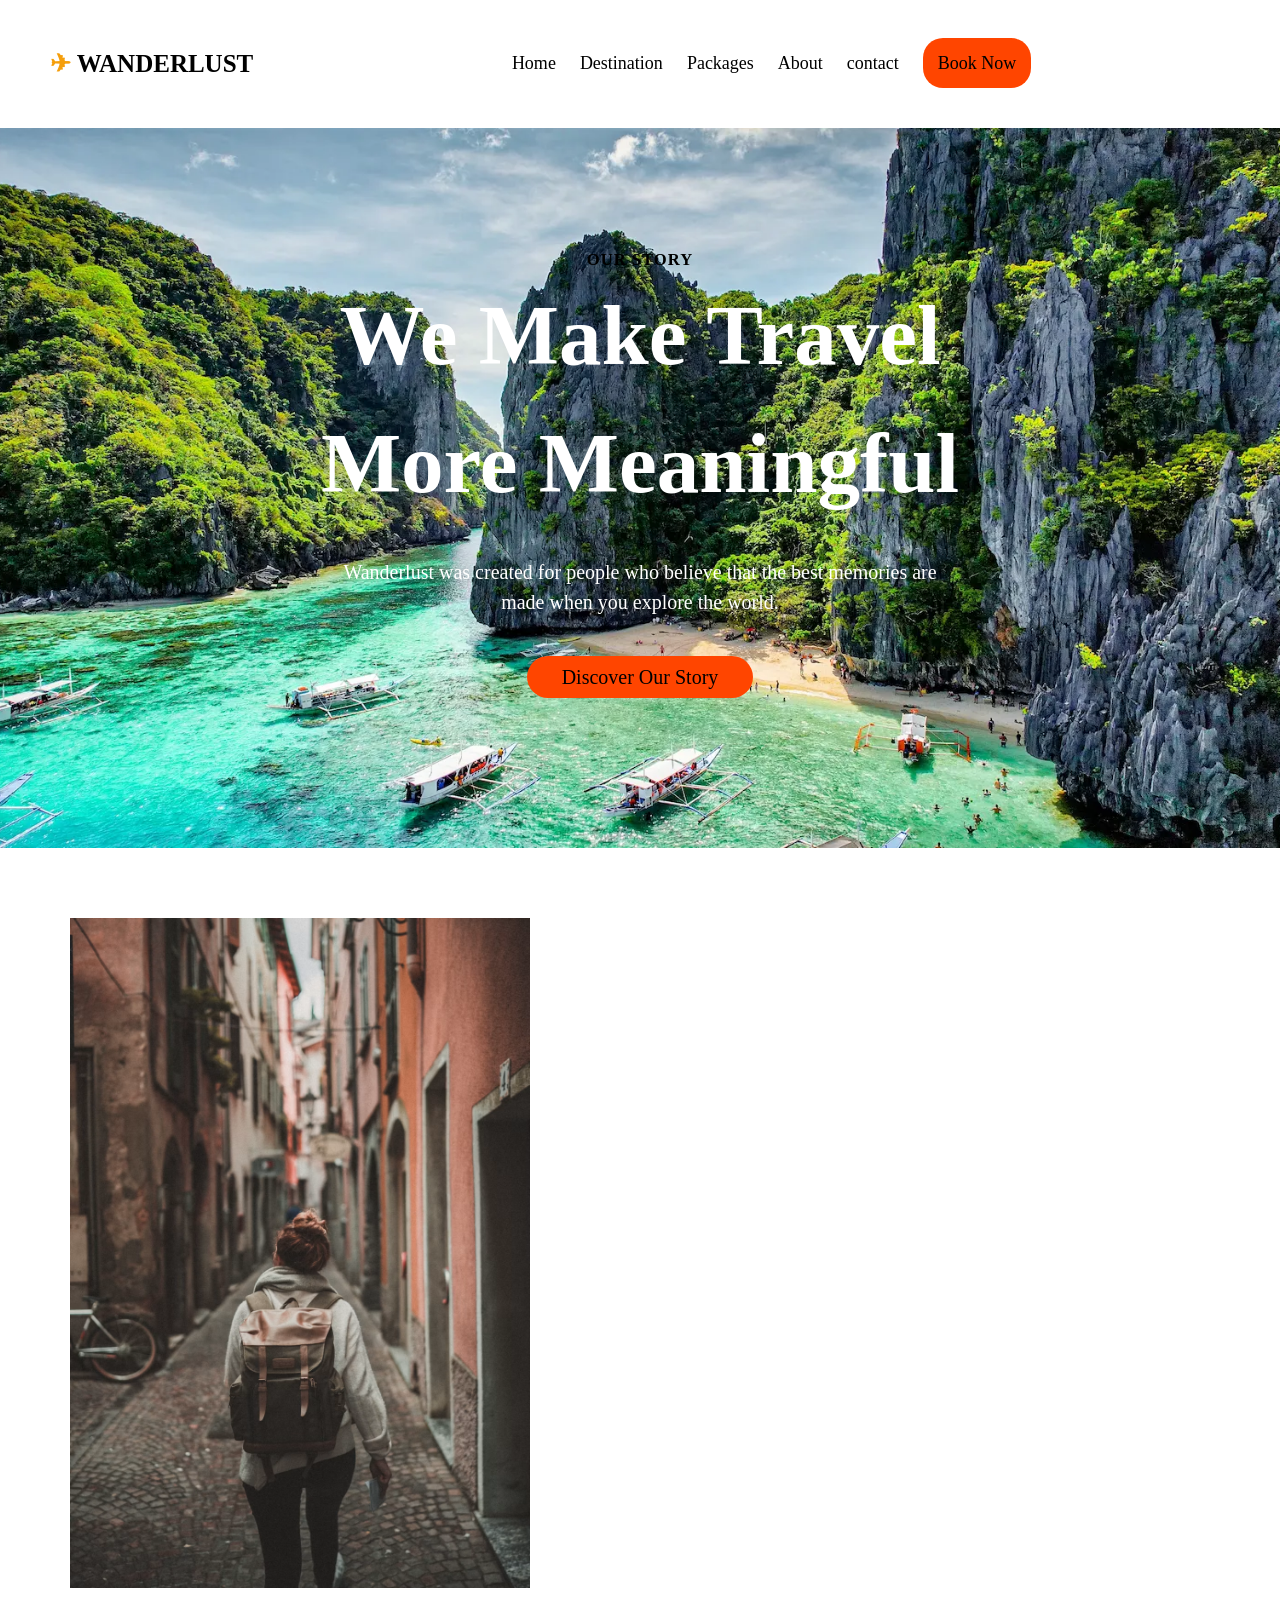
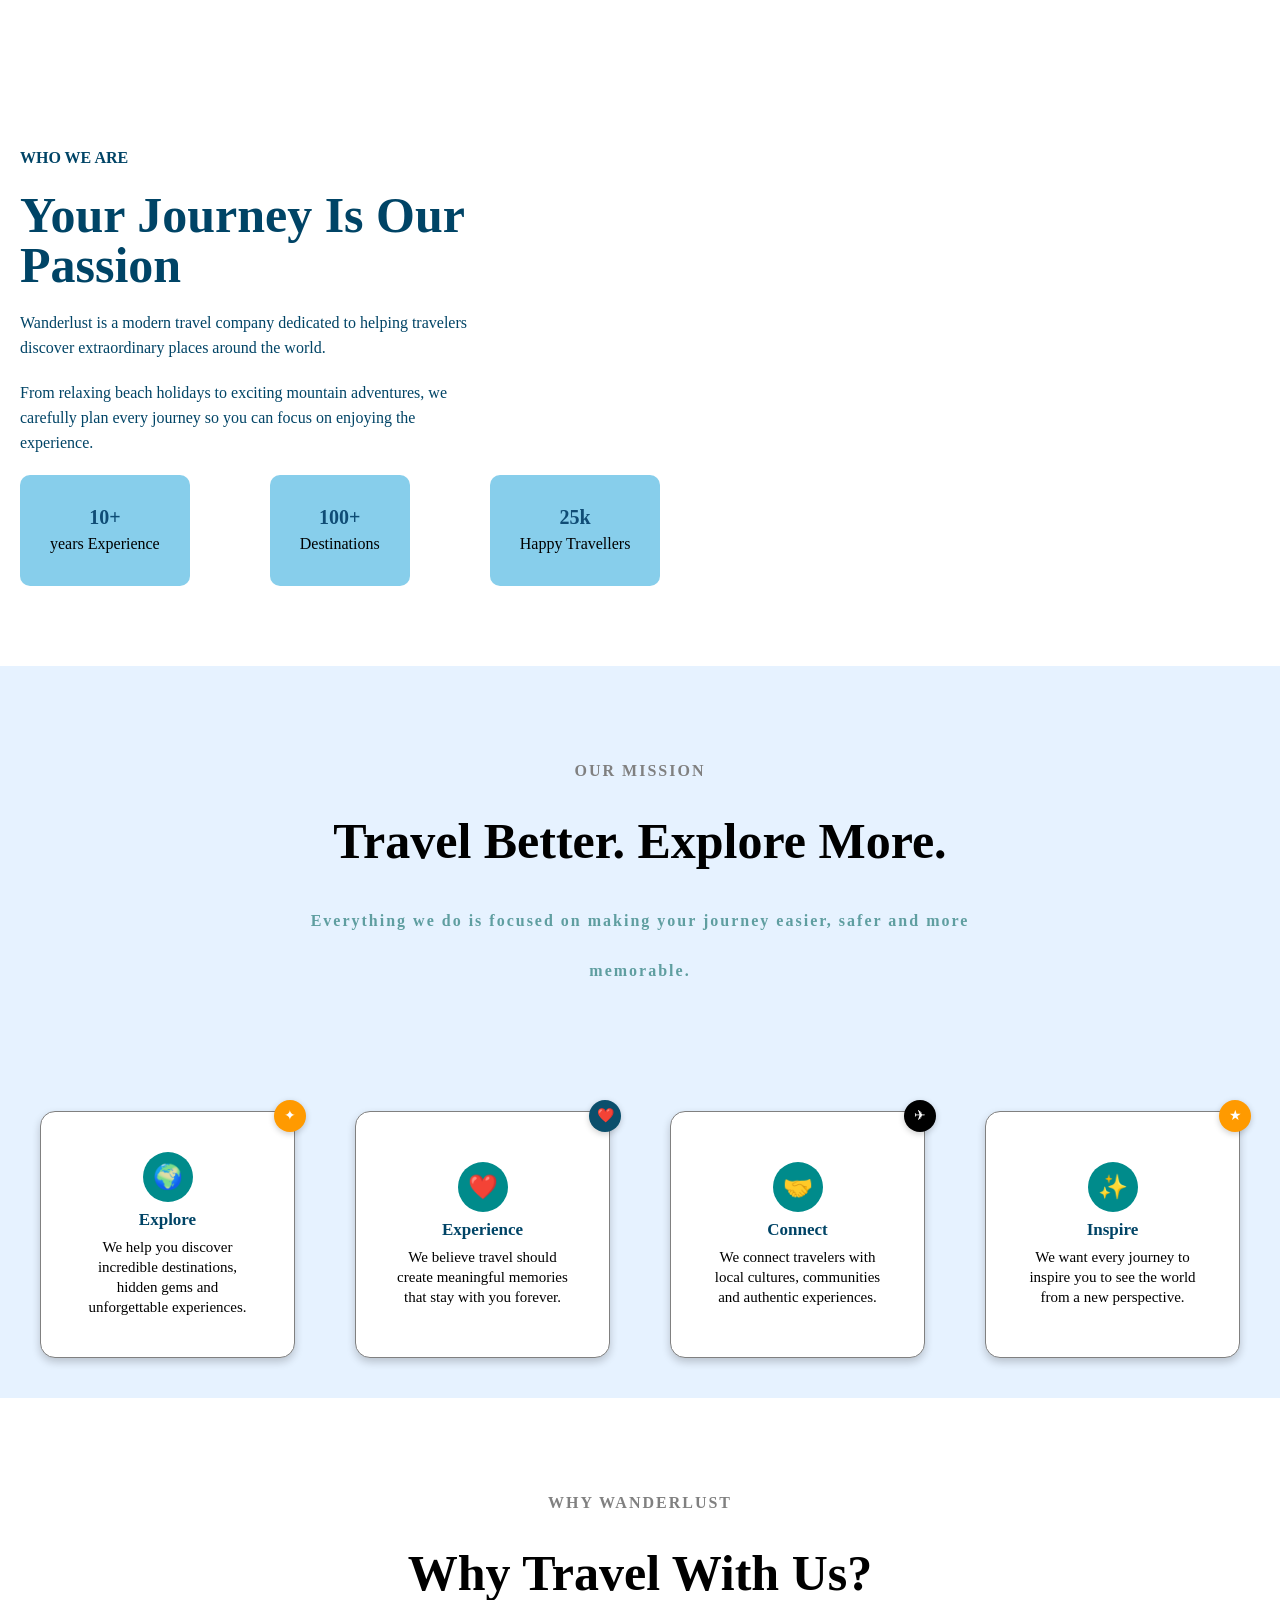
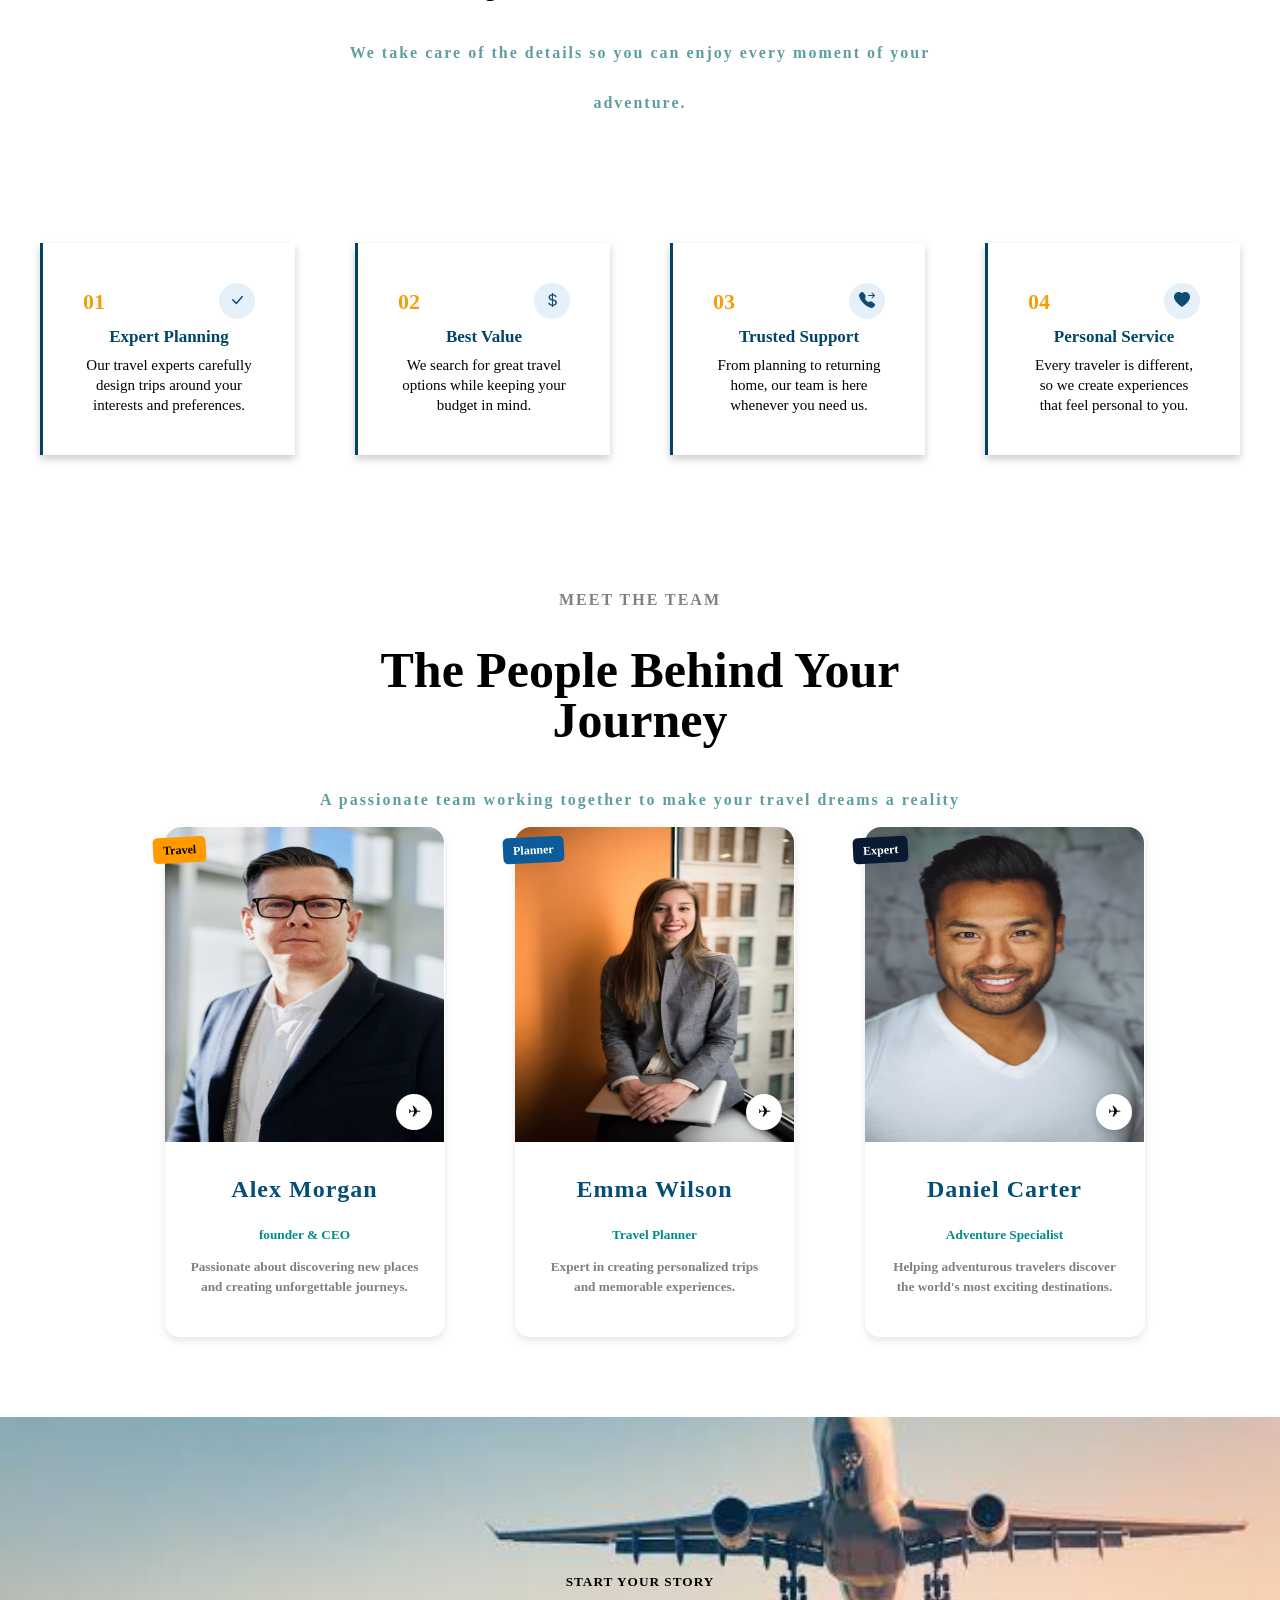
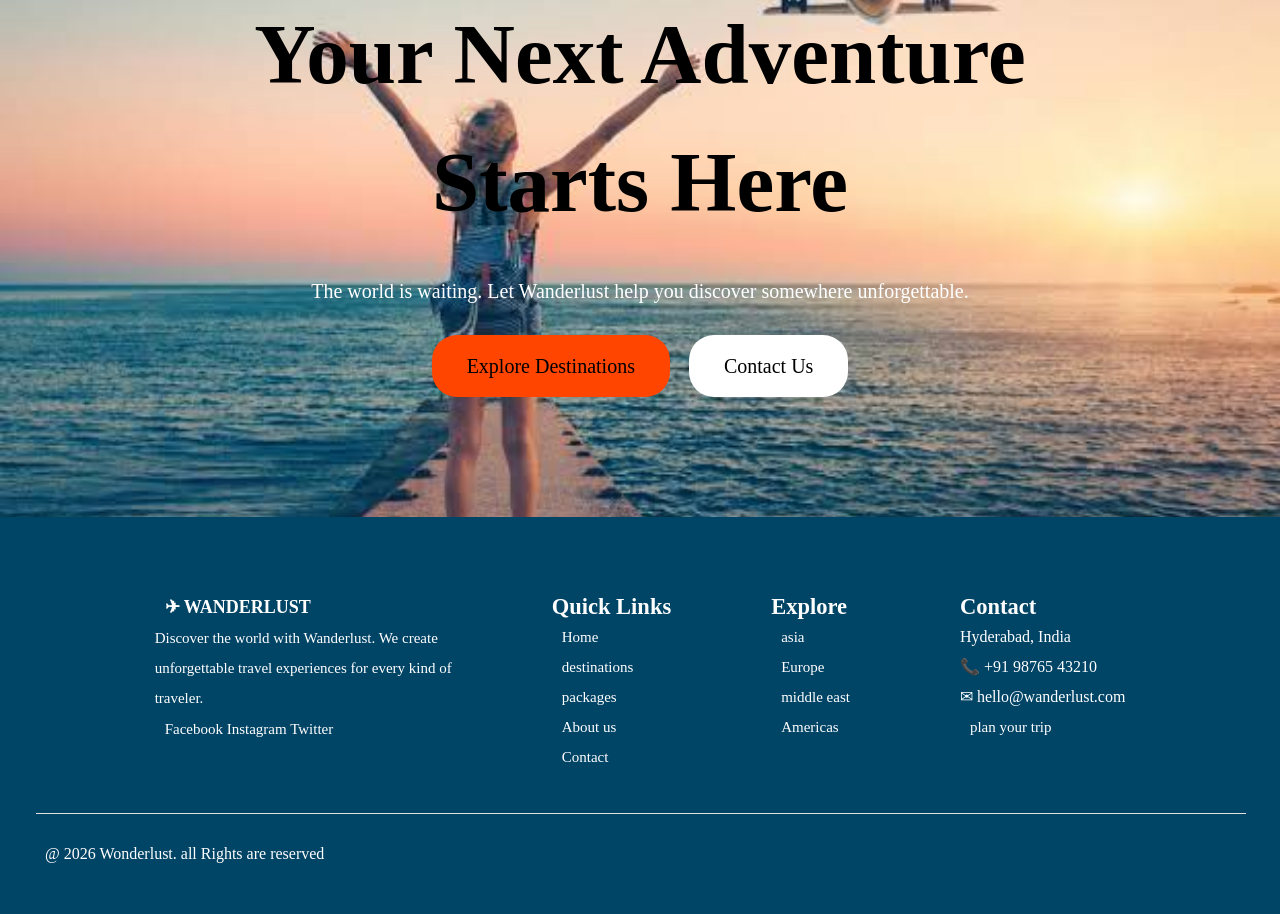
<file: about.html>
<!DOCTYPE html>
<html lang="en">
<head>
    <meta charset="UTF-8">
    <meta name="viewport" content="width=device-width, initial-scale=1.0">
    <title>Document</title>
    <link rel="stylesheet" href="./css/style.css"/>
    <link rel="stylesheet" href="https://cdn.jsdelivr.net/npm/bootstrap-icons@1.13.1/font/bootstrap-icons.min.css">
</head>
<body>
    <header>
        <a href="index.html"><h4 class="head"> <span style="color: #f59e0b;"> ✈ </span>WANDERLUST</h4></a>
        <nav class="a">
            <a href="index.html">Home</a>
            <a href="destination.html">Destination</a>
            <a href="packages.html">Packages</a>
            <a href="about.html">About</a>
            <a href="contact.html">contact</a>
             
            <a href="contact.html"style="background-color: orangered; border-radius: 20px; text-decoration: none; padding: 15px;">Book Now</a>
       </nav>
        <div class="menu-burger">
       <div class="ham-container" onclick="toggleMenu()" style="cursor: pointer; font-size: 30px;">
           <i class="bi bi-list"></i>
           </div>
           <ul id="mylinks" class="menu-inside">
            <li><a href="index.html">Home</a></li>
            <li><a href="Destination.html">Destination</a></li>
            <li><a href="Packages.html">Packages</a></li>
            <li><a href="About.html">About</a></li>
            <li><a href="contact.html">Contact</a></li>
           </ul>
       </div>
    </header>

<main class="main12">
    <div>
      <h5><span style="color:black; letter-spacing: 1px;">OUR STORY</span></h5>
      <h1 class="discover"> We Make Travel<br> More Meaningful</h1>
      <p class="past">Wanderlust was created for people who believe that the best memories are <br>made when you explore the world.</p>
      <a href="#passion" class="explore">Discover Our Story</a>
    </div>
    </main>
    <div class="relax">
        <div class="jurny">
            <img src="./css/images/journey.avif" class="passion"/>
        </div>
        <div class="modern">
            <div>
            <h4 class="who">WHO WE ARE</h4>
            <h1 class="are">Your Journey Is Our<br> Passion</h1>
            <p class="we">Wanderlust is a modern travel company dedicated to helping travelers<br> discover extraordinary places around the world.</p>
            <p class="from">From relaxing beach holidays to exciting mountain adventures, we <br>carefully plan every journey so you can focus on enjoying the<br> experience.</p>
            </div>
        <div class="years">
            <div class="years">

  <p class="add"><span style="font-weight: bold; color: #0f4c75; font-size: 20px;">10+</span><br>years Experience</p>
    <p class="add"><span style="font-weight: bold; color: #0f4c75; font-size: 20px;">100+</span><br>Destinations</p>
      <p class="add"><span style="font-weight: bold; color: #0f4c75; font-size: 20px;">25k</span><br>Happy Travellers</p>
</div>
</div>

</div>
        </div>
        </div>
    </div> 



    <div class="mic">
        <div class="white" id="adventure">
            <h4 class="why1">OUR MISSION</h4>
            <h1 class="confidence1">Travel Better. Explore More.</h1>
            <h4 class="journey1">Everything we do is focused on making your journey easier, safer and more<br> memorable.</h4>
        </div>
    <div class="row">
            <div class="best">
                <div class="corner-dot orange"><span>✦</span></div>
                <div class="key">
                    <h2>🌍</h2>
                </div>
                <h5 class="prices1">Explore</h5>
                <p class="get1">We help you discover<br> incredible destinations, <br>hidden gems and <br>unforgettable experiences.</p>
            
            
            </div>
            <div class="best">
                <div class="corner-dot blue">❤️</div>
                <div class="key">
                    <h2>❤️</h2>
                </div>
                <h5 class="prices1">Experience</h5>
                <p class="get1">We believe travel should <br>create meaningful memories<br> that stay with you forever.</p>
               
            </div>
            
            <div class="best">
                 <div class="corner-dot black">✈</div>
                <div class="key">
                    <h2>🤝</h2>
                </div>
                <h5 class="prices1">Connect</h5>
                <p class="get1">We connect travelers with<br> local cultures, communities<br> and authentic experiences.</p>
                 </div>
                 <div class="best">
                    <div class="corner-dot orange">★</div>
                <div class="key">
                    <h2>✨</h2>
                </div>
                <h5 class="prices1">Inspire</h5>
                <p class="get1">We want every journey to <br>inspire you to see the world<br> from a new perspective.</p>
               
            </div>
    </div>        
</div>



<div class="mic1">
        <div class="white" id="adventure">
            <h4 class="why1">WHY WANDERLUST</h4>
            <h1 class="confidence1">Why Travel With Us?</h1>
            <h4 class="journey1">We take care of the details so you can enjoy every moment of your<br> adventure.</h4>
        </div>
    <div class="row">
            <div class="best2">
             <div style="display: flex; justify-content: space-between; align-items: center; width: 100%;">
                <span style="color: #f59e0b; font-weight: 800; font-size: 22px;">01</span>
                <span style="background: #e6f0f8; color: #0f4c75; width: 36px;height: 36px; border-radius: 50%; display: flex; align-items: center; justify-content: center;"><i class="bi bi-check-lg"></i></span>
                </div>    
                <h5 class="prices1">Expert Planning</h5>
                <p class="get1">Our travel experts carefully <br>design trips around your <br> interests and preferences.</p>
            </div>

            <div class="best2">
                <div style="display: flex; justify-content: space-between; align-items: center; width: 100%;">
                <span style="color: #f59e0b; font-weight: 800; font-size: 22px;">02</span>
                <span style="background: #e6f0f8; color: #0f4c75; width: 36px;height: 36px; border-radius: 50%; display: flex; align-items: center; justify-content: center;"><i class="bi bi-currency-dollar"></i></span>
                </div>  
                <h5 class="prices1">Best Value</h5>
                <p class="get1">We search for great travel <br>options while keeping your <br> budget in mind.</p>
            </div>
             
             <div class="best2">
            
            <div style="display: flex; justify-content: space-between; align-items: center; width: 100%;">
                <span style="color: #f59e0b; font-weight: 800; font-size: 22px;">03</span>
                <span style="background: #e6f0f8; color: #0f4c75; width: 36px;height: 36px; border-radius: 50%; display: flex; align-items: center; justify-content: center;"><i class="bi bi-telephone-forward-fill"></i></span>
                </div>
                <h3 class="prices1">Trusted Support</h3>
                <p class="get1">From planning to returning<br> home, our team is here<br> whenever you need us.</p>
               </div>
           
               <div class="best2">
            
                  <div style="display: flex; justify-content: space-between; align-items: center; width: 100%;">
                <span style="color: #f59e0b; font-weight: 800; font-size: 22px;">04</span>
                <span style="background: #e6f0f8; color: #0f4c75; width: 36px;height: 36px; border-radius: 50%; display: flex; align-items: center; justify-content: center;"><i class="bi bi-heart-fill"></i></span>
                </div>
                <h3 class="prices1">Personal Service</h3>
                <p class="get1">Every traveler is different, <br>so we create experiences <br>that feel personal to you.</p>
               
            </div>
            
            
    </div>        
</div>

<div class="mic1">
        <div class="white" id="adventure">
            <h4 class="why1">MEET THE TEAM</h4>
            <h1 class="confidence1">The People Behind Your<br> Journey</h1>
            <h4 class="journey1">A passionate team working together to make your travel dreams a reality</h4>

            <div class="divhead0">
       <div class="divsec0">
        <div class="img-wrap0">
            <span class="badge0 orange">Travel</span>
          <img src="./css/images/alex.avif" class="image0">
          <span class="plane0">✈</span>
        </div>
          <div class="france">
            <h2 class="ind0">Alex Morgan</h2>
            <h5 class="bali0">founder & CEO</h5>
            <h5 class="exp0">Passionate about discovering new places<br> and creating unforgettable journeys.</h5>
            
          </div>
          </div>



          <div class="divsec0">
             <div class="img-wrap0">
            <span class="badge0 blue">Planner</span>
          <img src="./css/images/wilson.avif" class="image0">
          <span class="plane0">✈</span>
        </div>
          <div class="france">
            <h2 class="ind0">Emma Wilson</h2>
            <h5 class="bali0">Travel Planner</h5>
            <h5 class="exp0">Expert in creating personalized trips and memorable experiences.</h5>
            
          </div>
          </div>


          <div class="divsec0">
             <div class="img-wrap0">
            <span class="badge0 dark">Expert</span>
          <img src="./css/images/carter.avif" class="image0">
          <span class="plane0">✈</span>
        </div>
          <div class="france">
            <h2 class="ind0">Daniel Carter</h2>
            <h5 class="bali0">Adventure Specialist</h5>
            <h5 class="exp0">Helping adventurous travelers discover the world's most exciting destinations.</h5>
            
          </div>
          </div>

        </div>
        </div>

</div>





<div class="footbg14">
        <h5> <span style="color:black; letter-spacing: 1px;">START YOUR STORY</span></h5>
        <h1 class="discover">Your Next Adventure <br>Starts Here</h1>
        <p class="past"><span style="color: white;">The world is waiting. Let Wanderlust help you discover somewhere unforgettable.</span></p>
       <a href="destination.html" class="explorer">Explore Destinations</a>
        <a href="contact.html" class="explores">Contact Us</a>
        
    </div>
    <footer>
            <div class="fig">

                <div class="foot-page">
                    <div>
                        <a href="index.html"> <span style="color: white; font-weight: bold;">✈ WANDERLUST</span></a>
                        <p>Discover the world with Wanderlust. We create<br> unforgettable travel experiences for every kind of<br> traveler.</p>
                        <p><a href="about.html"><span style="color: white; font-size: 15px;">Facebook Instagram Twitter</span></a></p>
                        
                    </div>
                    <div>
                        <h2>Quick Links</h2>
                        
                        
                        <a href="index.html" class="null">Home</a><br>
                        <a href="destination.html" class="null">destinations</a><br>
                        <a href="packages.html" class="null">packages</a><br>
                        <a href="about.html" class="null">About us</a><br>
                        <a href="contact.html" class="null">Contact</a><br>
                    </div>
                    <div>
                        <h2>Explore</h2>
                         
                            <a href="destination.html" class="null">asia</a><br>
                            <a href="destination.html" class="null ">Europe</a><br>
                            <a href="destination.html" class="null">middle east</a><br>
                            <a href="destination.html" class="null">Americas</a>

                            
                    </div>
                    <div>
                        <h2>Contact</h2>
                        <p> <span style="font-size: 16px;"> Hyderabad, India<br>📞 +91 98765 43210<br> ✉ hello@wanderlust.com</span><br></p>
                        <a href="contact.html" class="null">plan your trip</a>
                    </div>
                </div>

                <hr />
                <p class="rights"><span style="font-size: 16px;">@ 2026 Wonderlust. all Rights are reserved </span></p>

            </div>

    </div>
    </footer>

    <script>

function toggleMenu(){
  var menu = document.getElementById("mylinks");
  if(!menu){
    alert("ERROR: id='mylinks' not found");
    return;
  }
  menu.classList.toggle("show");
}

</script>

</body>
</html>
</file>
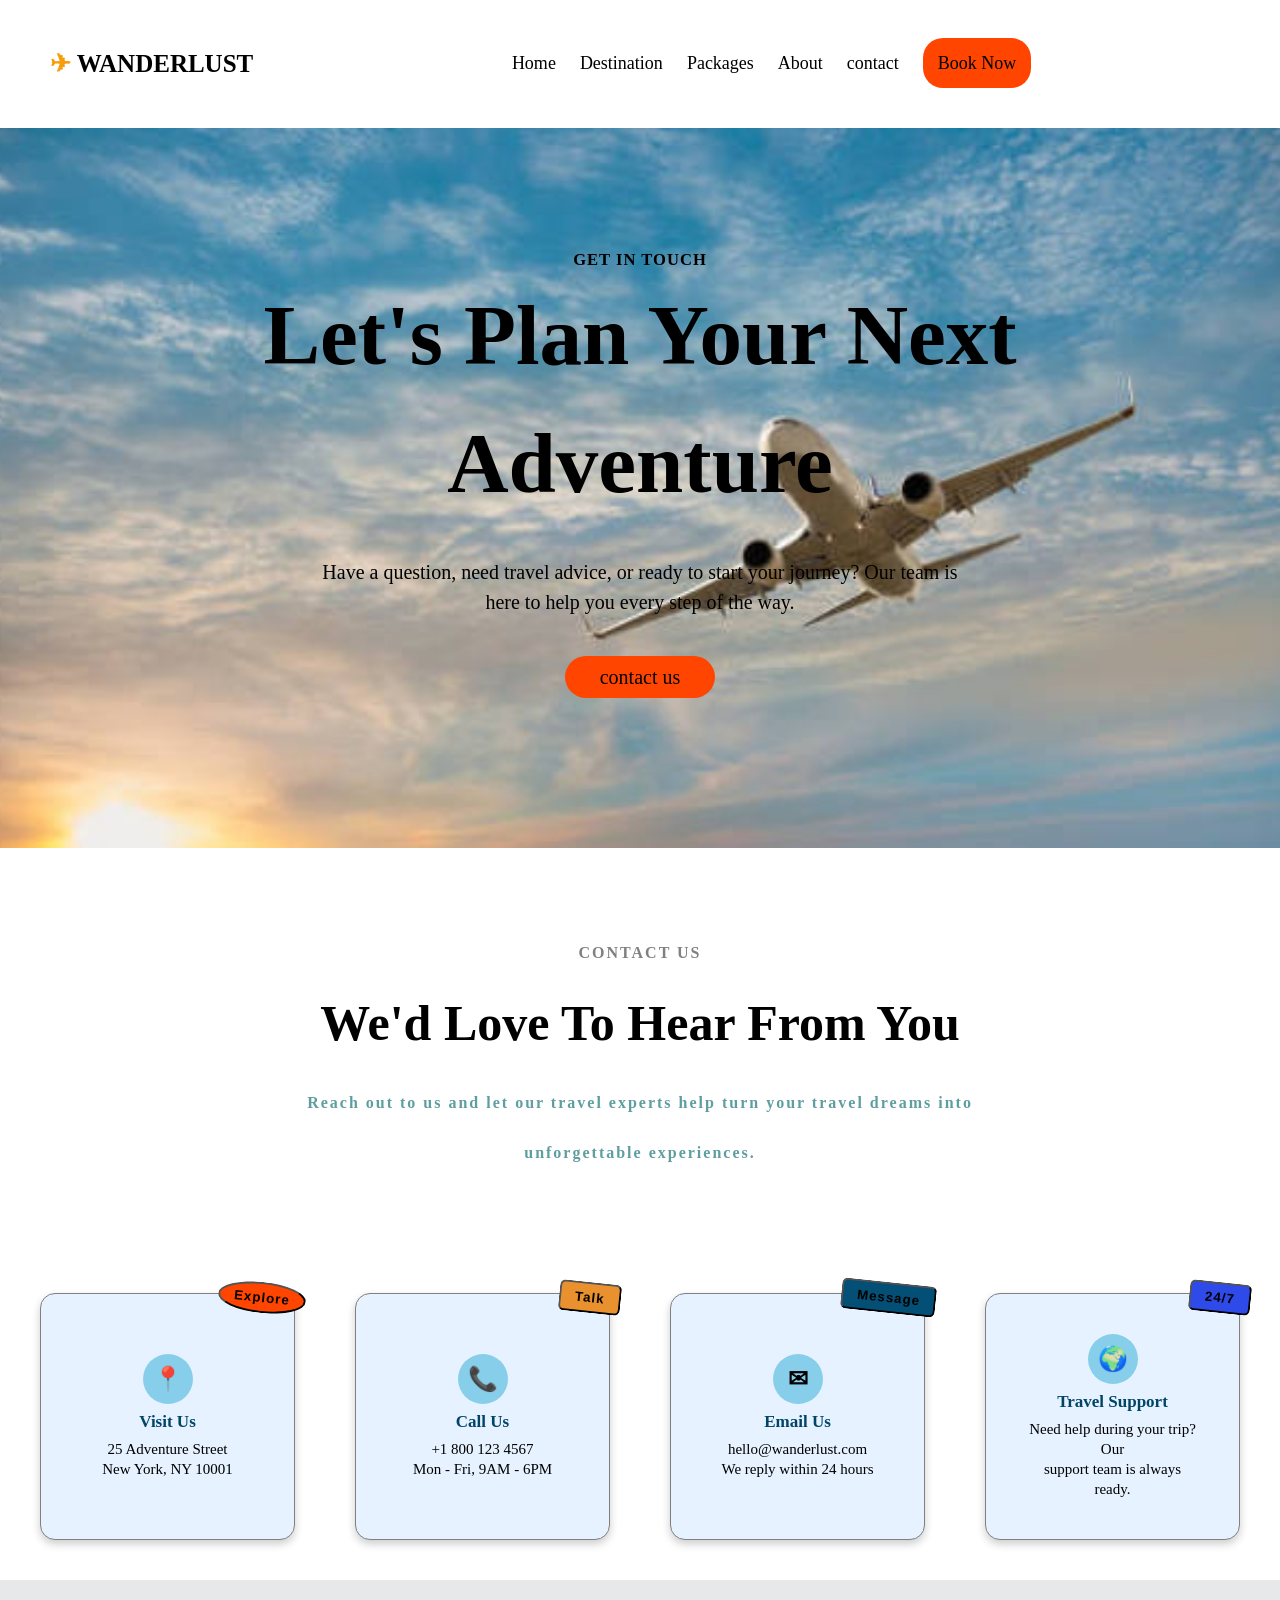
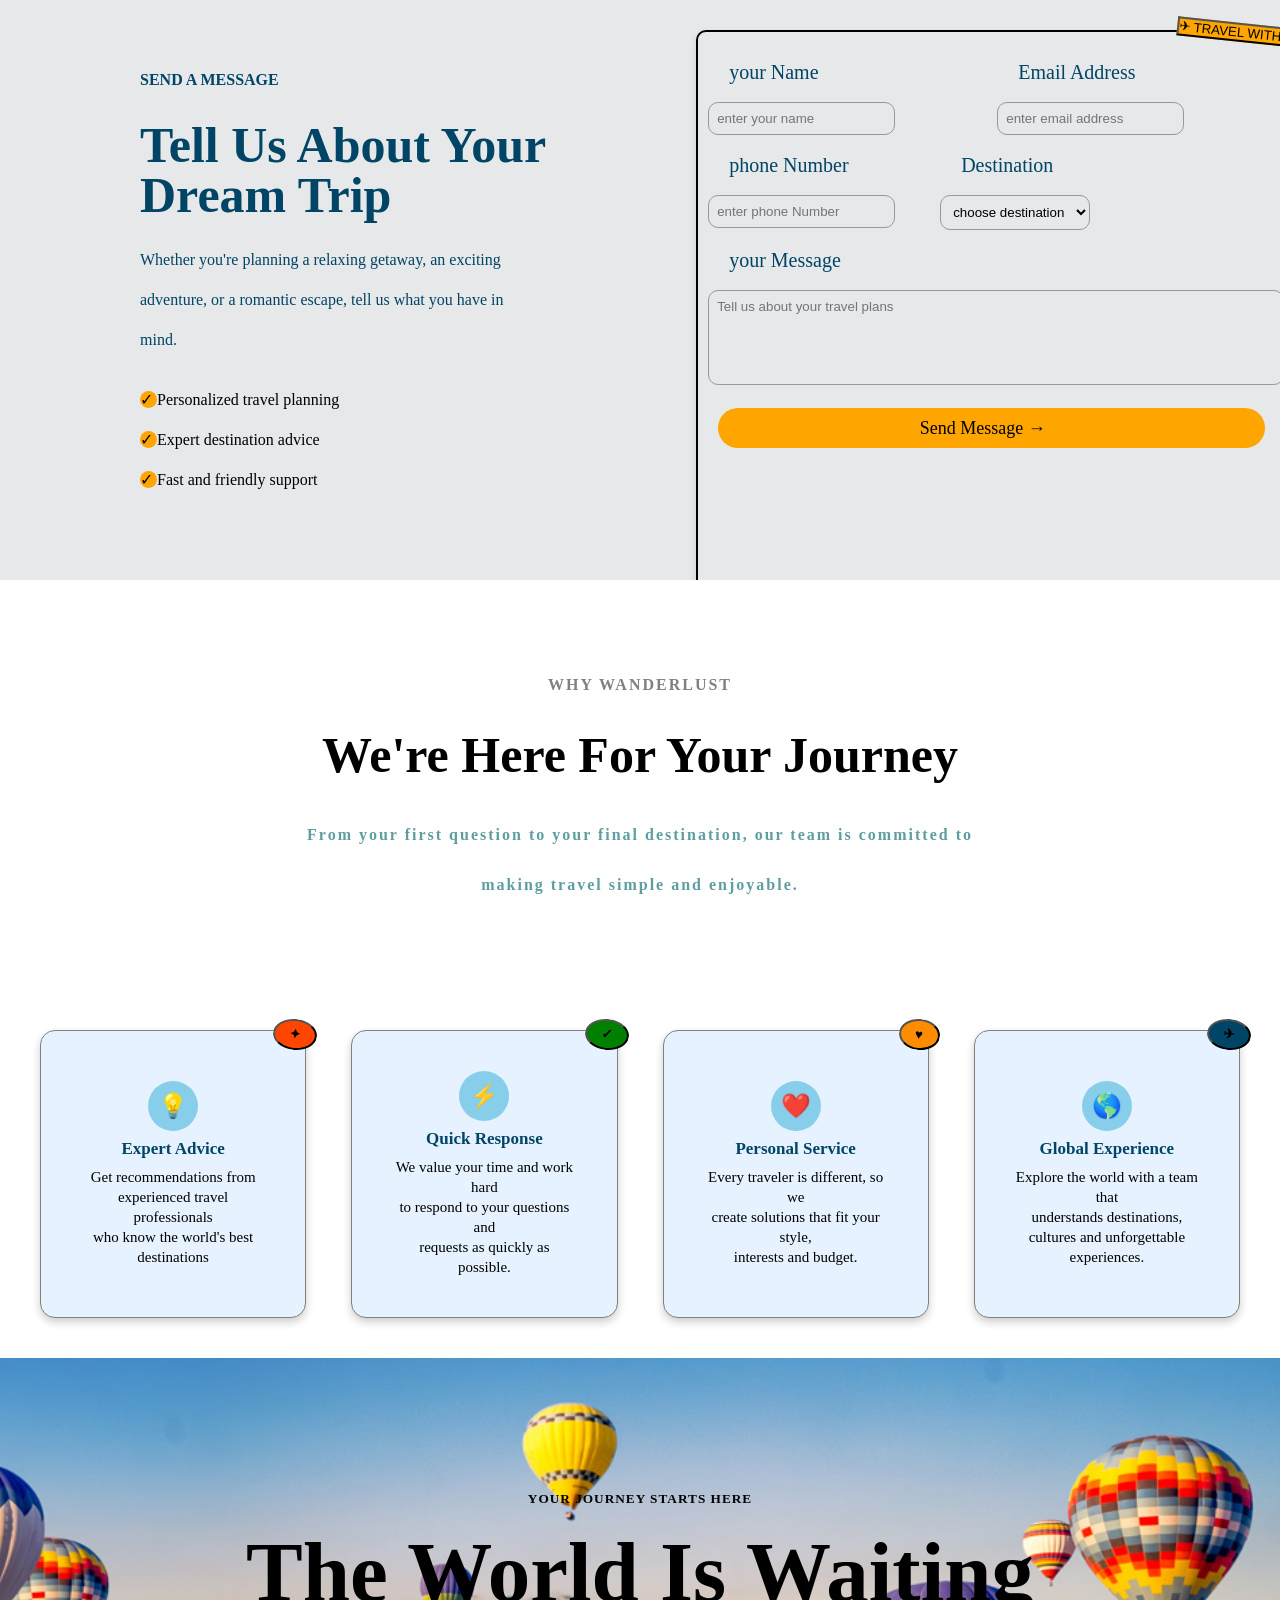
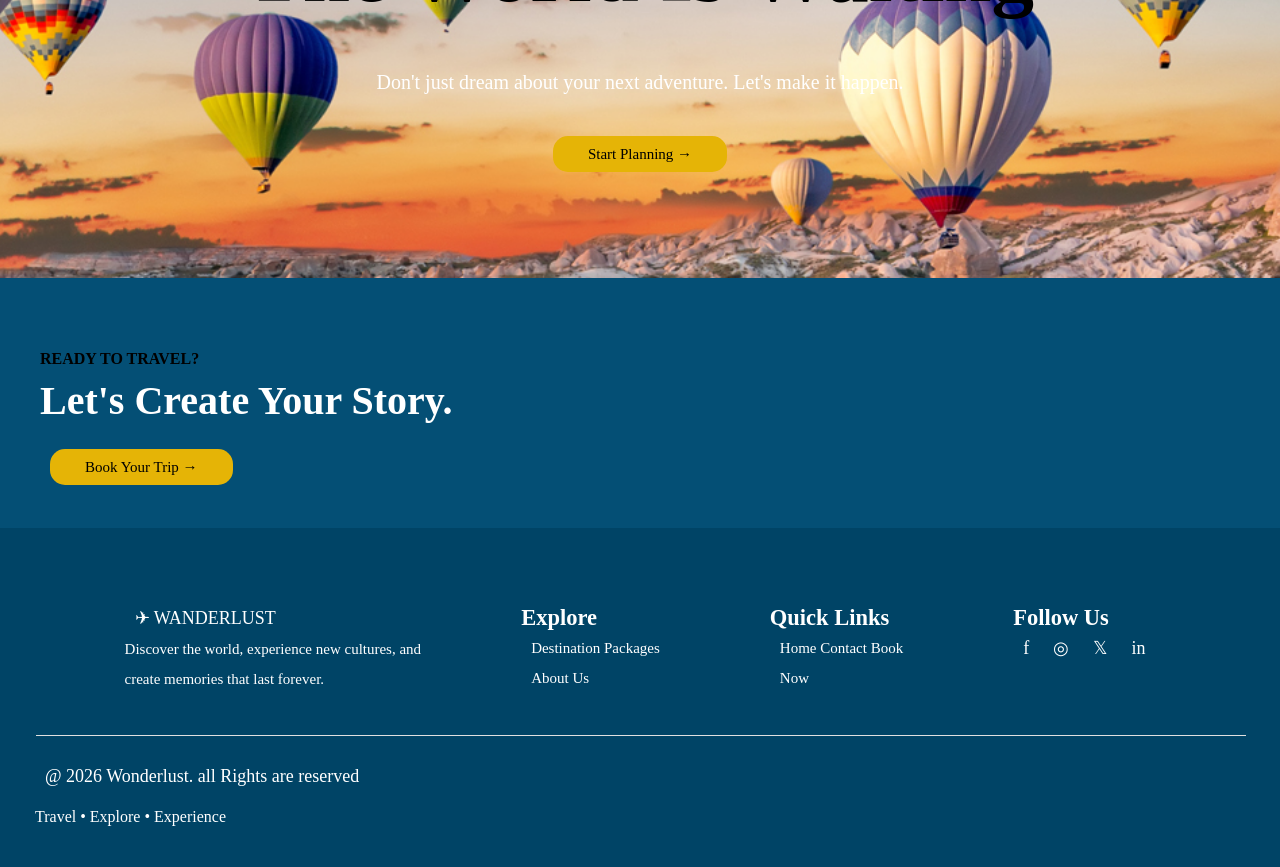
<file: contact.html>
<!DOCTYPE html>
<html lang="en">
<head>
    <meta charset="UTF-8">
    <meta name="viewport" content="width=device-width, initial-scale=1.0">
    <title>Document</title>
    <link rel="stylesheet" href="./css/style.css"/>
    <link rel="stylesheet" href="https://cdn.jsdelivr.net/npm/bootstrap-icons@1.13.1/font/bootstrap-icons.min.css">
</head>
<body>
    <header>
         <a href="index.html"><h4 class="head"> <span style="color: #f59e0b;"> ✈ </span>WANDERLUST</h4></a>
        <nav class="a">
            <a href="index.html">Home</a>
            <a href="destination.html">Destination</a>
            <a href="packages.html">Packages</a>
            <a href="about.html">About</a>
            <a href="contact.html">contact</a>
             
            <a href="contact.html"style="background-color: orangered; border-radius: 20px; text-decoration: none; padding: 15px;">Book Now</a>
       </nav>
        <div class="menu-burger">
       <div class="ham-container" onclick="toggleMenu()" style="cursor: pointer; font-size: 30px;">
           <i class="bi bi-list"></i>
           </div>
           <ul id="mylinks" class="menu-inside">
            <li><a href="index.html">Home</a></li>
            <li><a href="Destination.html">Destination</a></li>
            <li><a href="Packages.html">Packages</a></li>
            <li><a href="About.html">About</a></li>
            <li><a href="contact.html">Contact</a></li>
           </ul>
       </div>

    </header>
    <main class="mains">
    <div>
      <h5><span style="color:black; letter-spacing: 1px;">GET IN TOUCH</span></h5>
      <h1 class="discover">Let's Plan Your Next<br> Adventure</h1>
      <p class="past">Have a question, need travel advice, or ready to start your journey? Our team is<br> here to help you every step of the way.</p>
      <a href="#contact us" class="explore">contact us</a>
    </div>
    </main>




    <div class="mics">
        <div class="white" id="contact us">
            <h4 class="why1">CONTACT US</h4>
            <h1 class="confidence1">We'd Love To Hear From You</h1>
            <h4 class="journey1">Reach out to us and let our travel experts help turn your travel dreams into<br> unforgettable experiences.</h4>
        </div>
    <div class="row">
            <div class="bests">
                <div class="keys">
                    <h2>📍</h2>
                </div>
                <div class="cat">
                    <button class="cats">Explore</button>
                </div>
                <h5 class="prices1">Visit Us</h5>
                <p class="get1">25 Adventure Street<br>New York, NY 10001</p>
            
            </div>

        <div class="bests">
                <div class="keys">
                    <h2>📞</h2>
                </div>
                <div class="cat">
                    <button class="cat1">Talk</button>
                </div>
                <h5 class="prices1">Call Us</h5>
                <p class="get1">+1 800 123 4567<br>Mon - Fri, 9AM - 6PM</p>
            
            </div>


            <div class="bests">
                <div class="keys">
                    <h2>✉</h2>
                </div>
                <div class="cat">
                    <button class="cat2">Message</button>
                </div>
                <h5 class="prices1">Email Us</h5>
                <p class="get1">hello@wanderlust.com<br>We reply within 24 hours</p>
            
            </div>


            <div class="bests">
                <div class="keys">
                    <h2>🌍</h2>
                </div>
                <div class="cat">
                    <button class="cat3">24/7</button>
                </div>
                <h5 class="prices1">Travel Support</h5>
                <p class="get1">Need help during your trip? Our <br>support team is always ready.</p>
            
            </div>
            
    </div>        
</div>



    <div class="relax1">
        <div class="modern1">
            <div>
            <h4 class="who">SEND A MESSAGE</h4>
            <h1 class="are">Tell Us About Your<br> Dream Trip</h1>
            <p class="we">Whether you're planning a relaxing getaway, an exciting <br>adventure, or a romantic escape, tell us what you have in<br> mind.</p>
           <p><span style="border-radius: 50%; background-color: orange;">✓ </span>Personalized travel planning</p>
           <p><span style="border-radius: 50%; background-color: orange;">✓ </span> Expert destination advice</p>
           <p><span style="border-radius: 50%; background-color: orange;">✓ </span> Fast and friendly support</p>
            </div>
        
        </div>
        <form>
        <div class="box">
            <div class="email">
             <div class="us">
                <button class="our">✈ TRAVEL WITH US</button>
                </div>
               
                <div>
            <label class="box1">your Name</label>
            <input type="text" placeholder="enter your name" id = name class="place1"/>
            </div>
            <div>
            <label class="box1">Email Address</label>
            <input type="text" placeholder="enter email address" class="place1"/>
            </div>
            </div>
         <div class="number">
            <div>
            <label class="box1">phone Number</label>
            <input type="text" placeholder="enter phone Number" class="place1"/>
            </div>
             <div>
            <label class="box1">Destination</label>
            <select class="place1">
                <option>choose destination</option>
                <option>paris</option>
                <option>dubai</option>
                <option>bali</option>
                <option>tokyo</option>
                <option>new york</option>
                <option>Maldives</option>
            </select>
            </div>
            </div>
        </forms>

            <div>
                <label class="box1">your Message</label>
            <input type="text" placeholder="Tell us about your travel plans " class="place2"/>
            </div>
            <a href="#name" class="msg">Send Message &rarr; </a>
        </div>
        
    </div> 



    <div class="mick">
        <div class="white" id="adventure">
            <h4 class="why1">WHY WANDERLUST</h4>
            <h1 class="confidence1">We're Here For Your Journey</h1>
            <h4 class="journey1">From your first question to your final destination, our team is committed to <br>making travel simple and enjoyable.</h4>
        </div>
    <div class="rows">
            <div class="bests">
                <div class="keys">
                    <h2>💡</h2>
                </div>
                <div class="cat">
                    <button class="cats">✦</button>
                </div>
                <h5 class="prices1">Expert Advice</h5>
                <p class="get1">Get recommendations from<br> experienced travel professionals<br> who know the world's best<br> destinations</p>
            </div>

             <div class="bests">
                <div class="keys">
                    <h2>⚡</h2>
                </div>
                <div class="cat">
                    <button class="plane3">✓</button>
                </div>
                <h5 class="prices1">Quick Response</h5>
                <p class="get1">We value your time and work hard <br>to respond to your questions and <br>requests as quickly as possible.</p>
            </div>


            <div class="bests">
                <div class="keys">
                    <h2>❤️</h2>
                </div>
                <div class="cat">
                    <button class="plane2">♥</button>
                </div>
                <h5 class="prices1">Personal Service</h5>
                <p class="get1">Every traveler is different, so we <br>create solutions that fit your style,<br> interests and budget.</p>
            </div>
            

            <div class="bests">
                <div class="keys">
                    <h2>🌎</h2>
                </div>
                <div class="cat">
                    <button class="plane1">✈</button>
                </div>
                <h5 class="prices1">Global Experience</h5>
                <p class="get1">Explore the world with a team that<br> understands destinations, <br>cultures and unforgettable<br> experiences.</p>
            </div>
            
            
                 
    </div>        
</div>




    <div class="footbg">
        <h5> <span style="color:black; letter-spacing: 1px;">YOUR JOURNEY STARTS HERE</span></h5>
        <h1 class="discover">The World Is Waiting</h1>
        <p class="past"><span style="color: white;">Don't just dream about your next adventure. Let's make it happen.</span></p>
       <a href="#contact us" class="explorers">Start Planning &rarr;</a>
       </div>
        <div class="lasts">
        <h4>READY TO TRAVEL?</h4>
        <h2><span style="padding-bottom: 25px; font-size: 40px; color: white; align-items: flex-start;"> Let's Create Your Story.</span></h2><br>
         <a href="contact.html" class="explorers">Book Your Trip &rarr;</a>
        </div>
        
    
    <footer>
            <div class="fig">

                <div class="foot-page">
                    <div>
                          <a href="index.html" class="back">✈ WANDERLUST</a>
                        <p>Discover the world, experience new cultures, and <br>create memories that last forever.
                        </p>
                        
                    </div>
                    <div>
                        <h2>Explore</h2>
                         <a href="packages.html" class="null">Destination Packages</a><br>
                         <a href="about.html" class="null">About Us</a><br>
                    </div>
                    <div>
                        <h2>Quick Links</h2>
                        
                          <a href="contact.html" class="null">Home Contact Book</a><br>
                          <a href="contact.html" class="null">Now</a><br>
                          
                        
                    </div>
                    <div >
                        <h2>Follow Us</h2>
                        
                        <a href="contact.html" class="back">f</a>
                        <a href="contact.html" class="back">◎</a>
                        <a href="contact.html" class="back"> 𝕏</a>
                        <a href="contact.html" class="back">in</a>


                    </div>
                </div>

                <hr/>
                <p class="rights"><span style="font-size: 18px;">@ 2026 Wonderlust. all Rights are reserved </span></p>
                <p>Travel • Explore • Experience</p>
            </div>

    </div>
    </footer>

    <script>

function toggleMenu(){
  var menu = document.getElementById("mylinks");
  if(!menu){
    alert("ERROR: id='mylinks' not found");
    return;
  }
  menu.classList.toggle("show");
}

</script>

  </div>






</body>
</html>
</file>
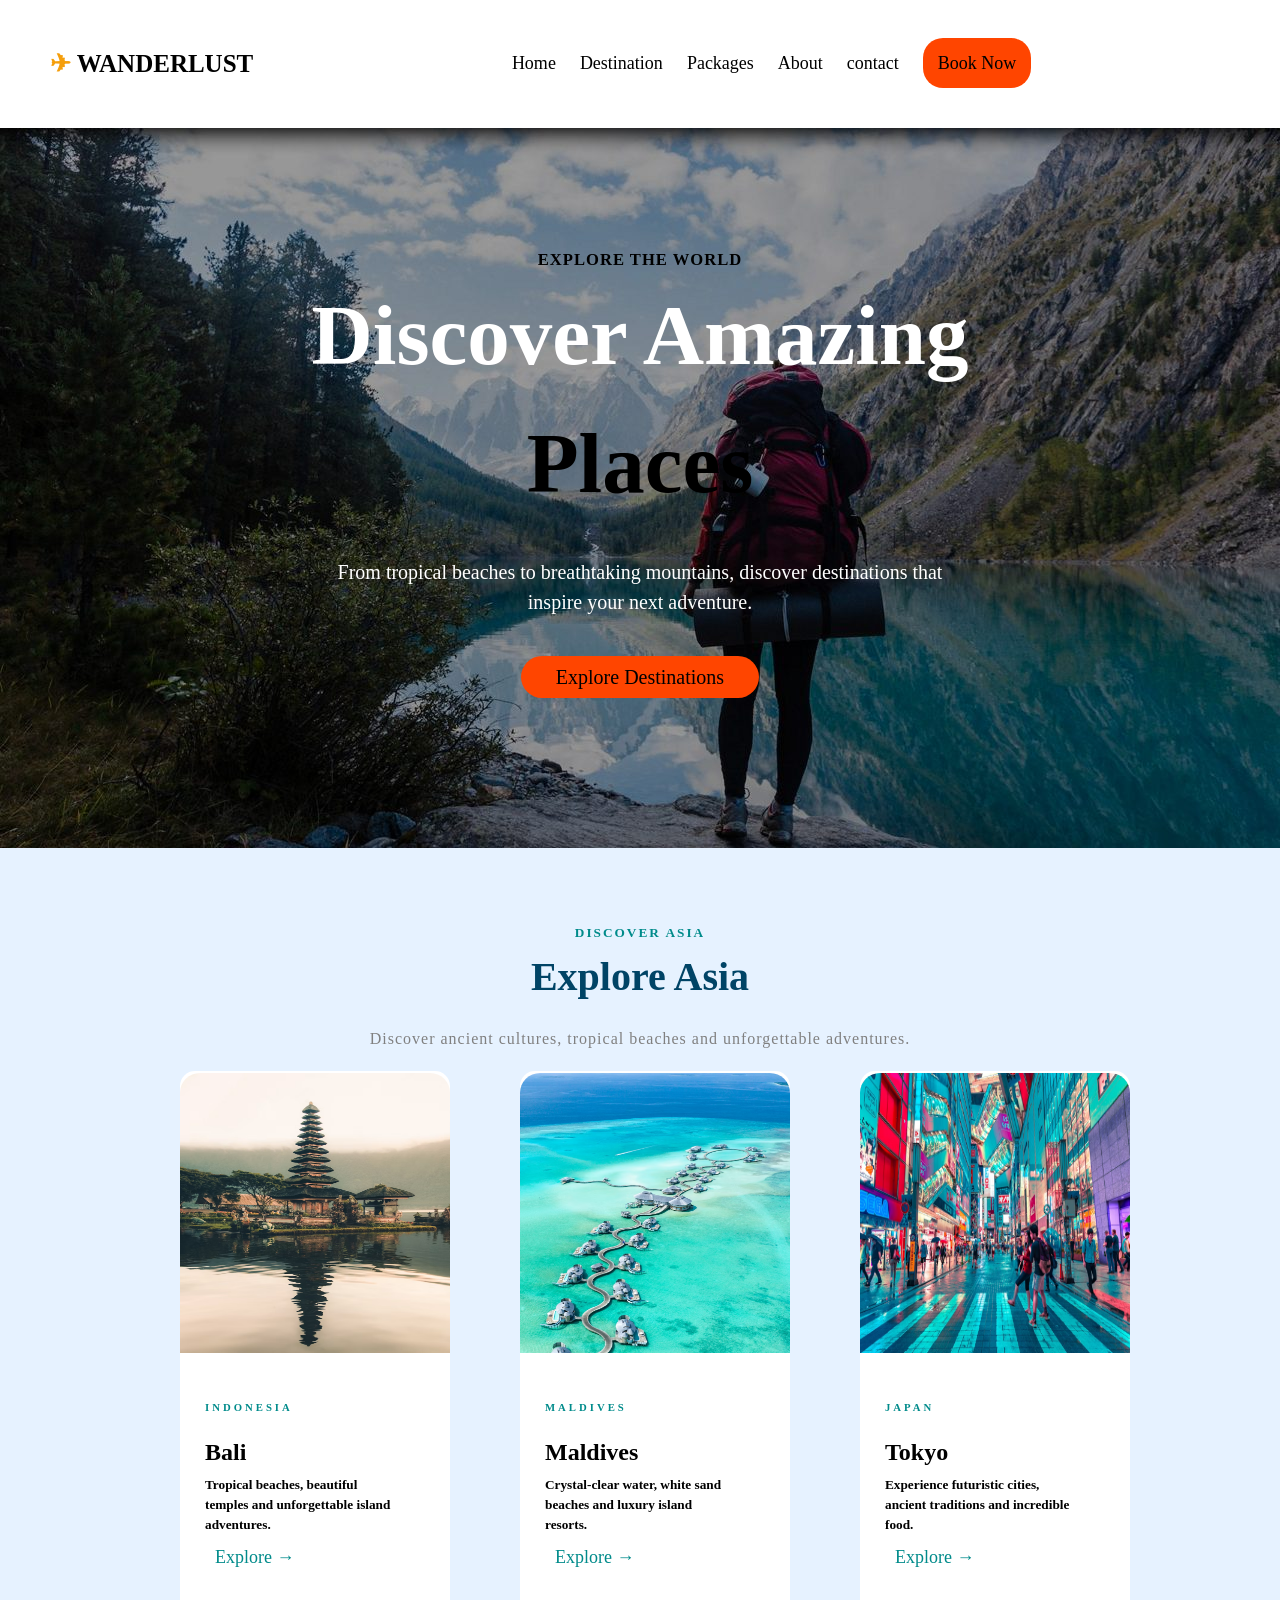
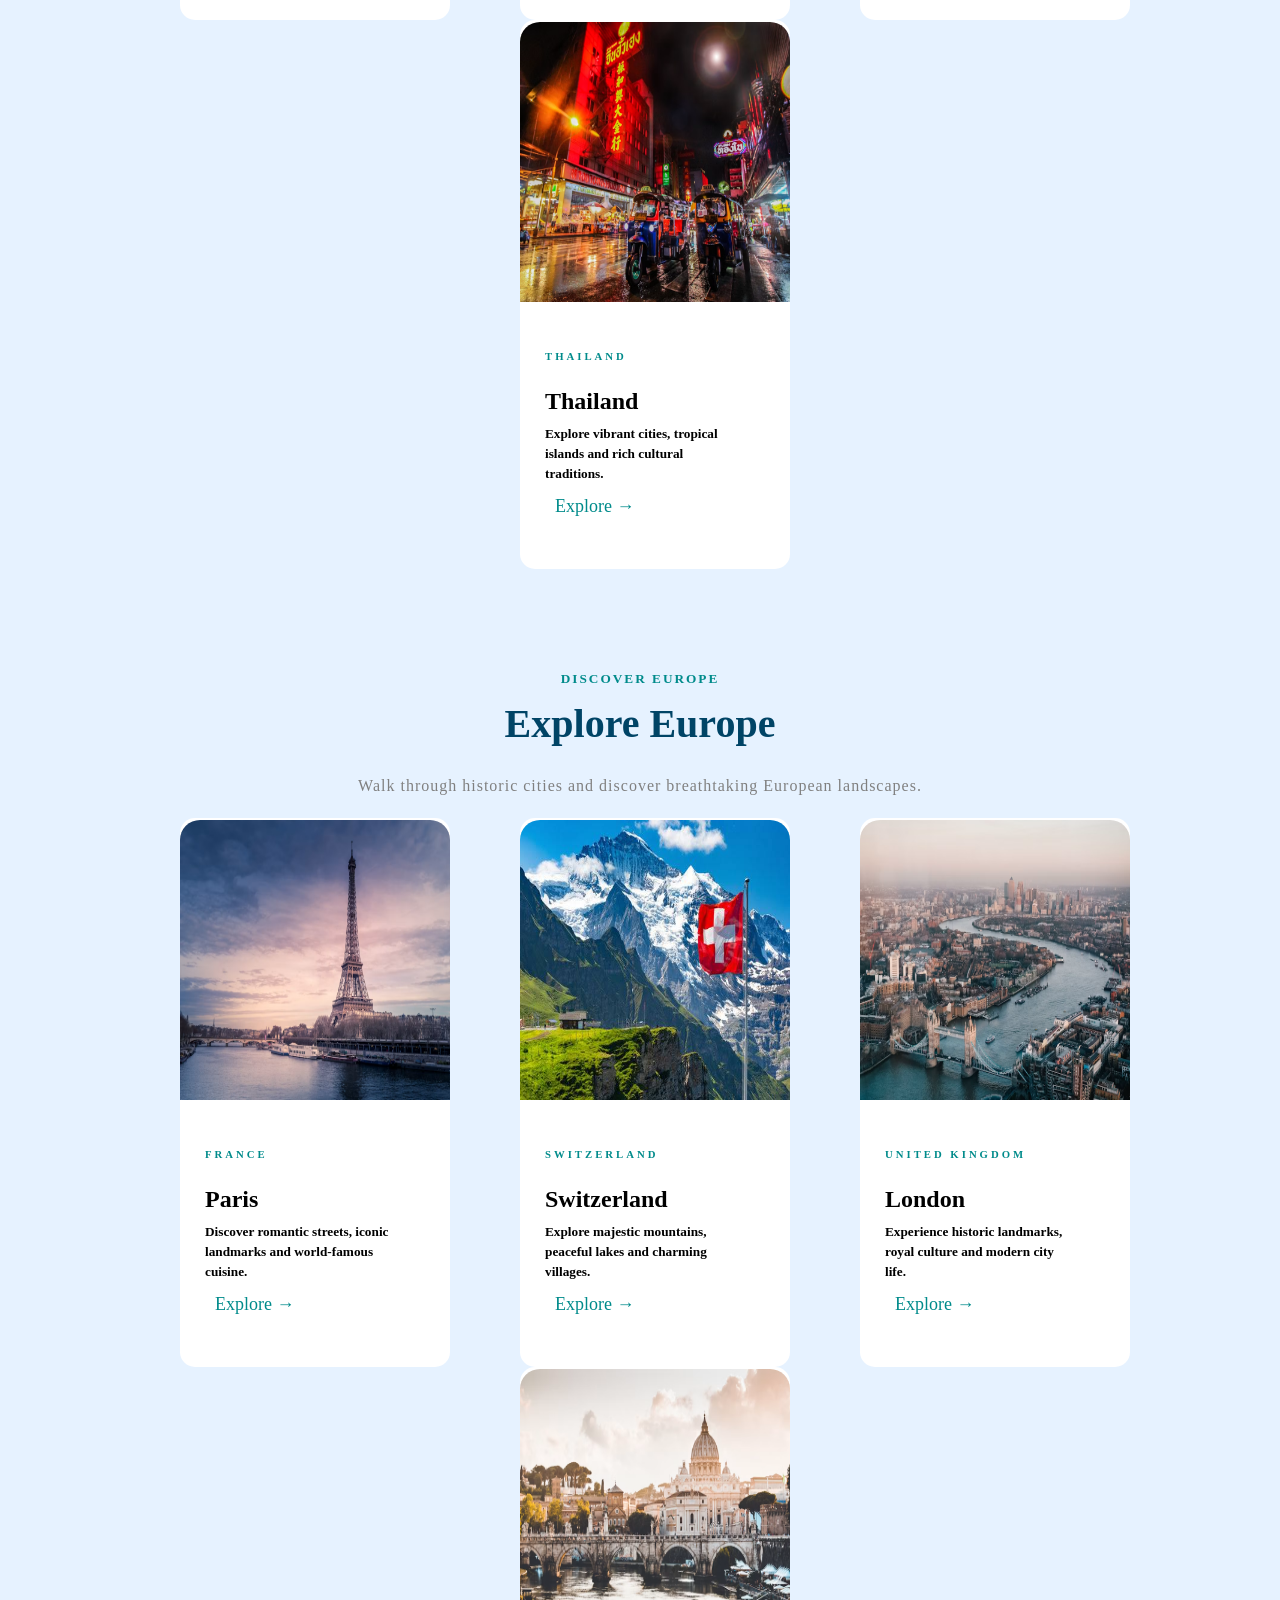
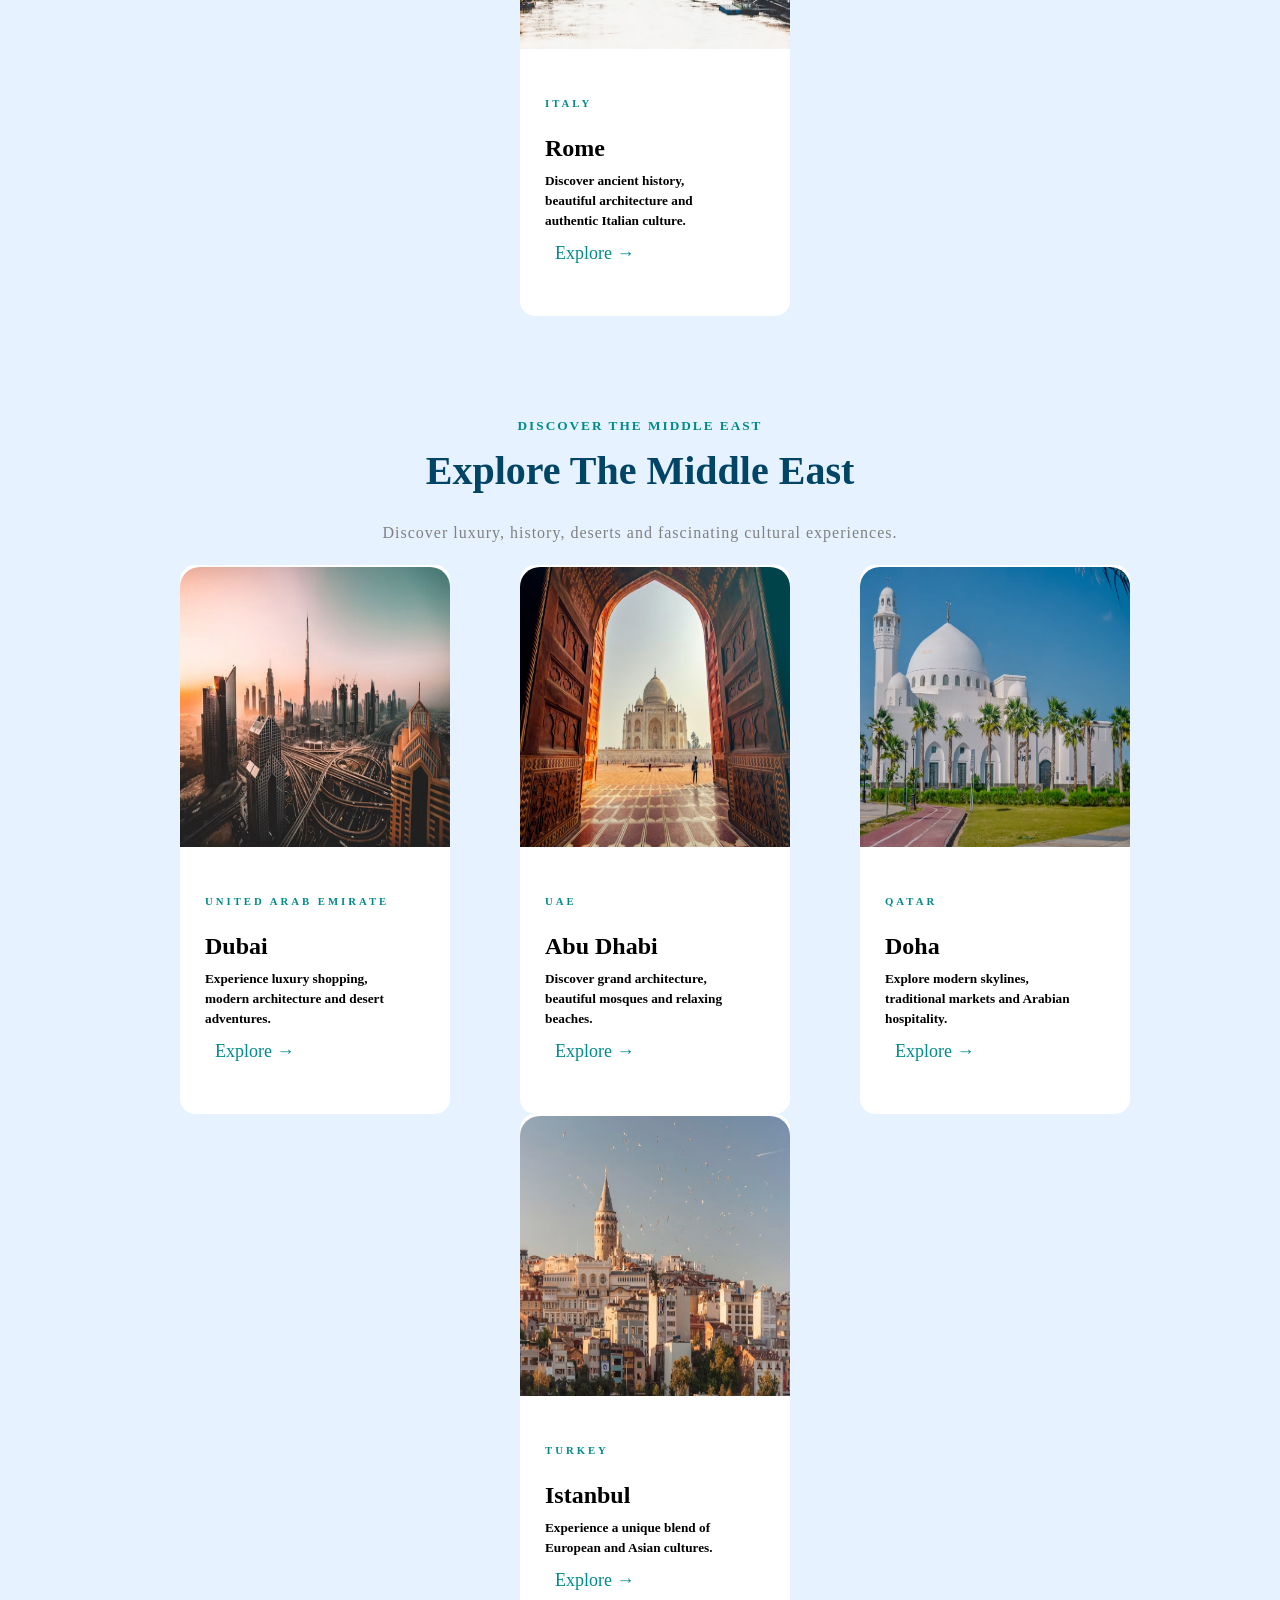
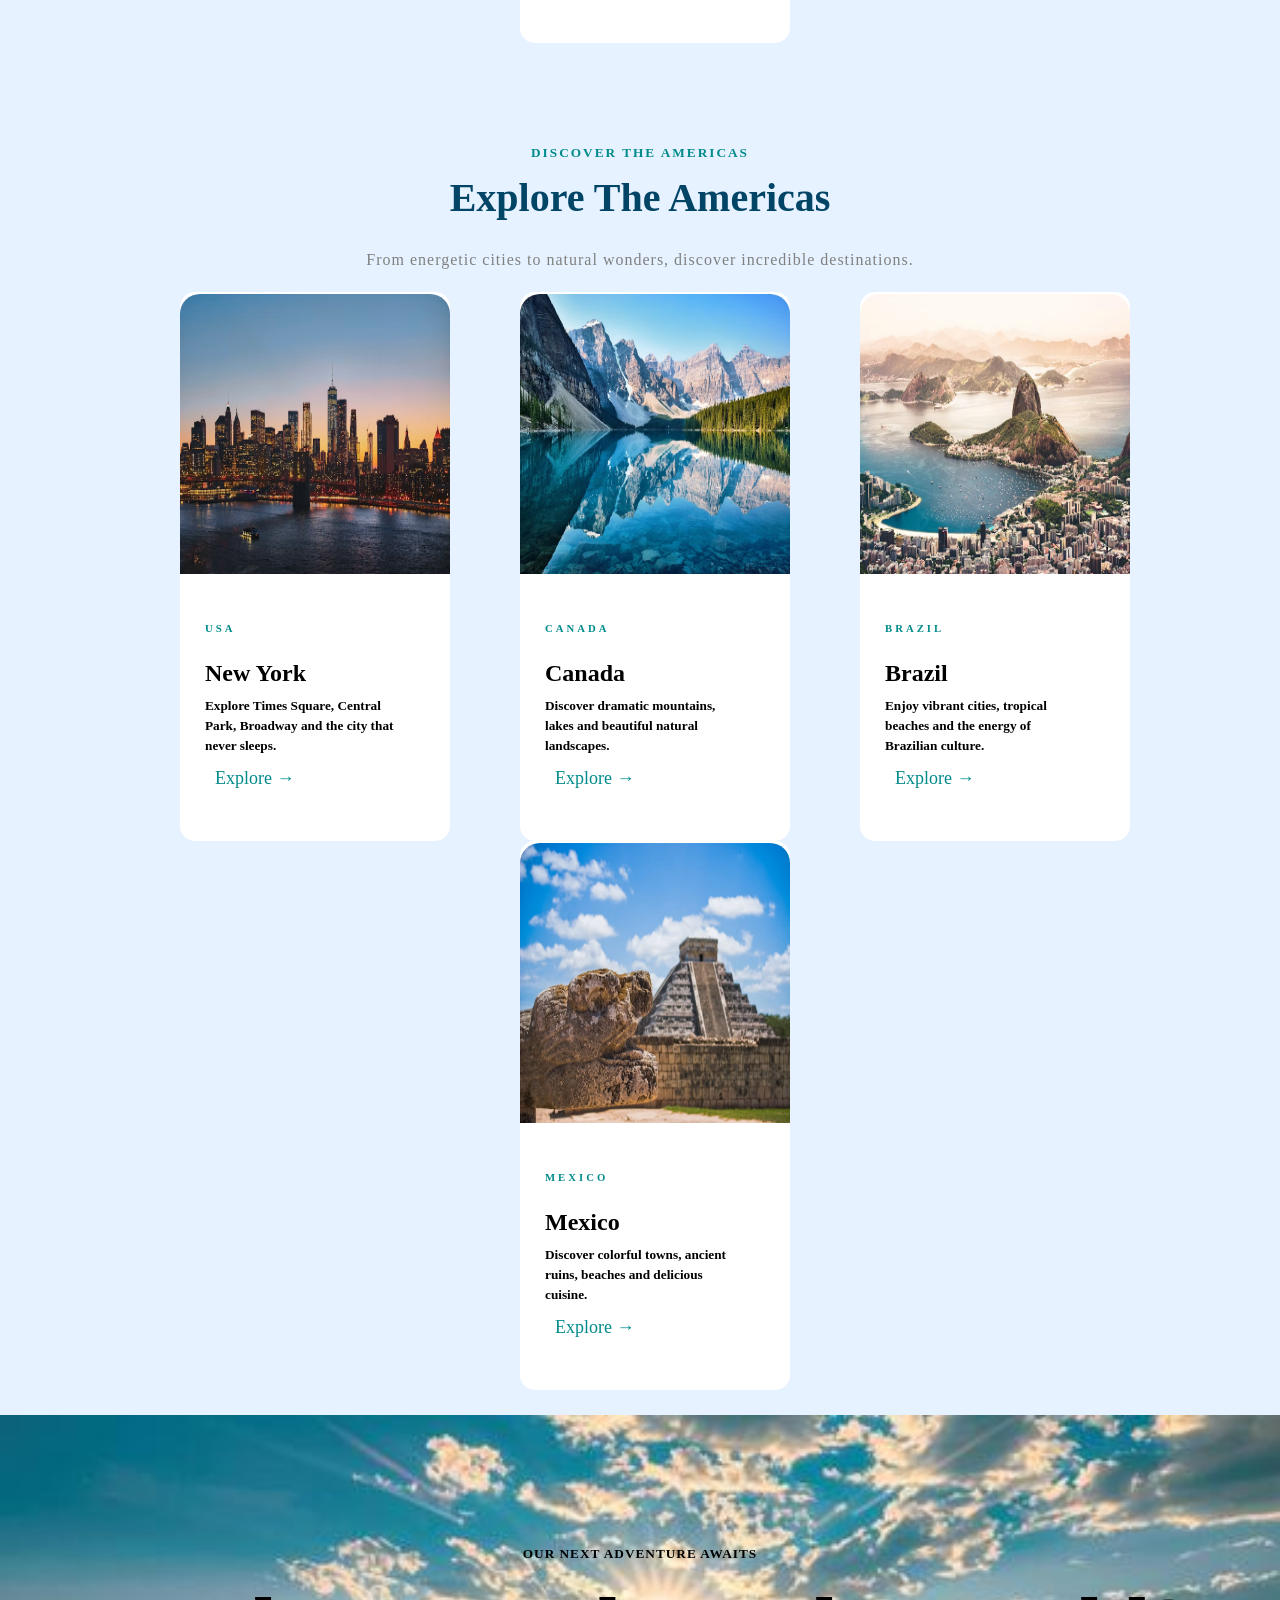
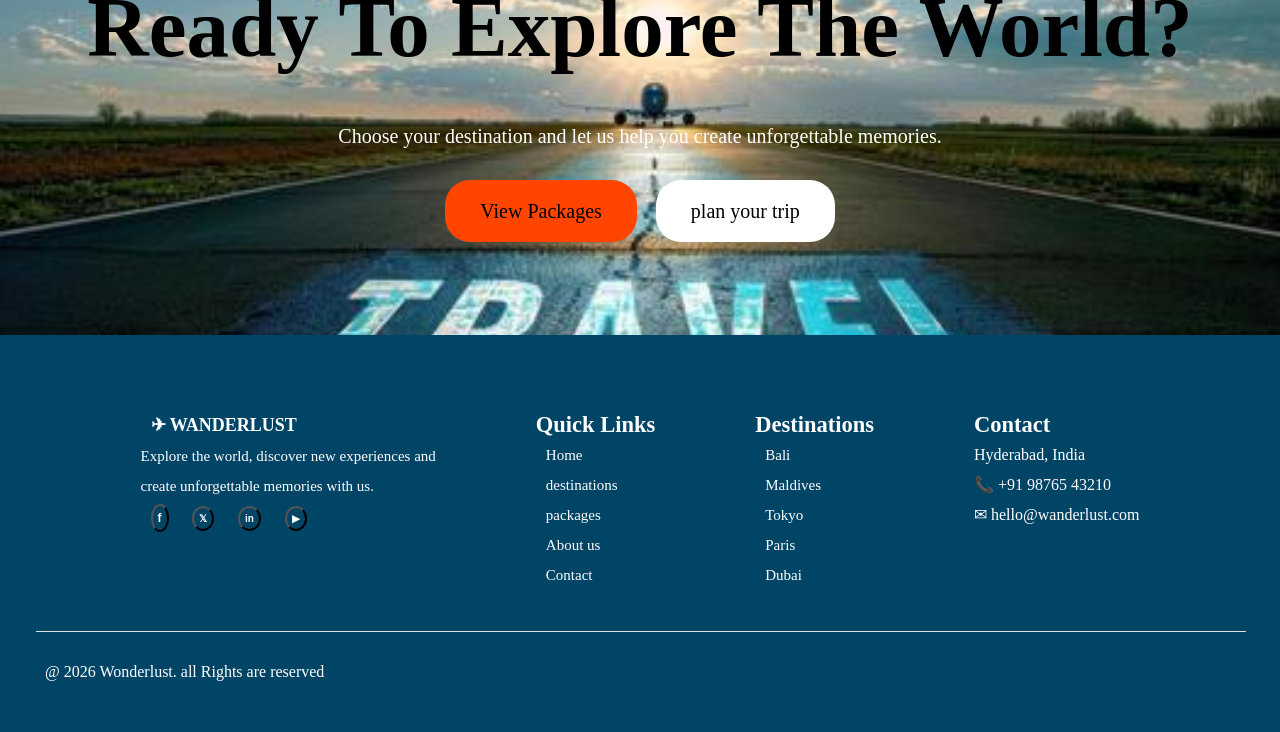
<file: destination.html>
<!DOCTYPE html>
<html lang="en">
<head>
    <meta charset="UTF-8">
    <meta name="viewport" content="width=device-width, initial-scale=1.0">
    <title>Document</title>
    <link rel="stylesheet" href="./css/style.css"/>
    <link rel="stylesheet" href="https://cdn.jsdelivr.net/npm/bootstrap-icons@1.13.1/font/bootstrap-icons.min.css">
</head>
<body>
     <header>
        <a href="index.html"><h4 class="head"> <span style="color: #f59e0b;"> ✈ </span>WANDERLUST</h4></a>
        <nav class="a">
            <a href="index.html">Home</a>
            <a href="destination.html">Destination</a>
            <a href="packages.html">Packages</a>
            <a href="about.html">About</a>
            <a href="contact.html">contact</a>
             
            <a href="contact.html"style="background-color: orangered; border-radius: 20px; text-decoration: none; padding: 15px;">Book Now</a>
       </nav>
        <div class="menu-burger">
       <div class="ham-container" onclick="toggleMenu()" style="cursor: pointer; font-size: 30px;">
           <i class="bi bi-list"></i>
           </div>
           <ul id="mylinks" class="menu-inside">
            <li><a href="index.html">Home</a></li>
            <li><a href="Destination.html">Destination</a></li>
            <li><a href="Packages.html">Packages</a></li>
            <li><a href="About.html">About</a></li>
            <li><a href="contact.html">Contact</a></li>
           </ul>
       </div>

    </header>
    <main class="main1">
    <div>
      <h5><span style="color:black; letter-spacing: 1px;">EXPLORE THE WORLD</span></h5>
      <h1 class="discover">Discover Amazing <br> <span style="color:black;">Places</span></h1>
      <p class="past">From tropical beaches to breathtaking mountains, discover destinations that<br> inspire your next adventure.</p>
      <a href="#explore-asia" class="explore">Explore Destinations</a>
    </div>
    </main> 
    
    <div class="bg" >
      <section id="explore-asia">
       <h5 class="story">DISCOVER ASIA</h5>
       <h1 class="what">Explore Asia</h1>
       <p class="real">Discover ancient cultures, tropical beaches and unforgettable adventures.</p>
       </section>
      <div class="divhead">
       <div class="divsec">
          <img src="./css/images/indonesia.avif" class="imager">
          <div class="france">
            <h6 class="ind">INDONESIA</h6>
            <h2 class="bali">Bali</h2>
            <h5 class="exp">Tropical beaches, beautiful<br> temples and unforgettable island <br>adventures.</h5>
            
            <a href="packages.html" class="color">Explore →</a>
          </div>
        </div>
        <div class="divsec">
          <img src="./css/images/malvadiess.avif" class="imager">
          <div class="france">
            <h6 class="ind">MALDIVES</h6>
            <h2 class="bali">Maldives</h2>
            <h5 class="exp">Crystal-clear water, white sand<br> beaches and luxury island<br> resorts.</h5>
           <a href="packages.html" class="color">Explore →</a>
          </div>
        </div>
        <div class="divsec">
          <img src="./css/images/tokyo.avif" class="imager">
          <div class="france">
            <h6 class="ind">JAPAN</h6>
            <h2 class="bali">Tokyo</h2>
            <h5 class="exp">Experience futuristic cities,<Br> ancient traditions and incredible <br>food.</h5>
            <a href="packages.html" class="color">Explore →</a>
          </div>
        </div>
         <div class="divsec">
          <img src="./css/images/thailand.avif" class="imager">
          <div class="france">
            <h6 class="ind">THAILAND</h6>
            <h2 class="bali">Thailand</h2>
            <h5 class="exp">Explore vibrant cities, tropical<Br> islands and rich cultural<br> traditions.</h5>
            <a href="packages.html" class="color">Explore →</a>
          </div>
        </div>
       </div>
    
    </div>
    <div class="bg" id="paris">
       <h5 class="story">DISCOVER EUROPE</h5>
       <h1 class="what">Explore Europe</h1>
       <p class="real">Walk through historic cities and discover breathtaking European landscapes.</p>
      <div class="divhead">
       <div class="divsec">
          <img src="./css/images/pariss.avif" class="imager">
          <div class="france">
            <h6 class="ind">FRANCE</h6>
            <h2 class="bali">Paris</h2>
            <h5 class="exp">Discover romantic streets, iconic <br>landmarks and world-famous <br>cuisine.</h5>
            <a href="packages.html" class="color">Explore →</a>
          </div>
        </div>
        <div class="divsec">
          <img src="./css/images/swizerland.jpeg" class="imager">
          <div class="france">
            <h6 class="ind">SWITZERLAND</h6>
            <h2 class="bali">Switzerland</h2>
            <h5 class="exp">Explore majestic mountains,<br> peaceful lakes and charming<br> villages.</h5>
            <a href="packages.html" class="color">Explore →</a>
          </div>
        </div>
        <div class="divsec">
          <img src="./css/images/london.avif" class="imager">
          <div class="france">
            <h6 class="ind">UNITED KINGDOM</h6>
            <h2 class="bali">London</h2>
            <h5 class="exp">Experience historic landmarks,<br> royal culture and modern city<br> life.</h5>
            <a href="packages.html" class="color">Explore →</a>
          </div>
        </div>
         <div class="divsec">
          <img src="./css/images/italy.avif" class="imager">
          <div class="france">
            <h6 class="ind">ITALY</h6>
            <h2 class="bali">Rome</h2>
            <h5 class="exp">Discover ancient history, <br>beautiful architecture and<br> authentic Italian culture.</h5>
            <a href="packages.html" class="color">Explore →</a>
          </div>
        </div>
       </div>
    
    </div> 
    <div class="bg" id="middle east">
       <h5 class="story">DISCOVER THE MIDDLE EAST</h5>
       <h1 class="what">Explore The Middle East</h1>
       <p class="real">Discover luxury, history, deserts and fascinating cultural experiences.</p>
      <div class="divhead">
       <div class="divsec">
          <img src="./css/images/dubais.avif" class="imager">
          <div class="france">
            <h6 class="ind">UNITED ARAB EMIRATE</h6>
            <h2 class="bali">Dubai</h2>
            <h5 class="exp">Experience luxury shopping, <br>modern architecture and desert<br> adventures.</h5>
           <a href="packages.html" class="color">Explore →</a>
          </div>
        </div>
        <div class="divsec">
          <img src="./css/images/uae.avif" class="imager">
          <div class="france">
            <h6 class="ind">UAE</h6>
            <h2 class="bali">Abu Dhabi</h2>
            <h5 class="exp">Discover grand architecture,<br> beautiful mosques and relaxing<br> beaches.</h5>
            <a href="packages.html" class="color">Explore →</a>
          </div>
        </div>
        <div class="divsec">
          <img src="./css/images/doha.avif" class="imager">
          <div class="france">
            <h6 class="ind">QATAR</h6>
            <h2 class="bali">Doha</h2>
            <h5 class="exp">Explore modern skylines, <br>traditional markets and Arabian<br> hospitality.</h5>
           <a href="packages.html" class="color">Explore →</a>
          </div>
        </div>
         <div class="divsec">
          <img src="./css/images/turkey.avif" class="imager">
          <div class="france">
            <h6 class="ind">TURKEY</h6>
            <h2 class="bali">Istanbul</h2>
            <h5 class="exp">Experience a unique blend of<br> European and Asian cultures.</h5>
            <a href="packages.html" class="color">Explore →</a>
          </div>
        </div>
       </div>
    
    </div> 
    <div class="bg" >
       <h5 class="story">DISCOVER THE AMERICAS</h5>
       <h1 class="what">Explore The Americas</h1>
       <p class="real">From energetic cities to natural wonders, discover incredible destinations.</p>
      <div class="divhead">
       <div class="divsec">
          <img src="./css/images/usa.avif" class="imager">
          <div class="france">
            <h6 class="ind">USA</h6>
            <h2 class="bali">New York</h2>
            <h5 class="exp">Explore Times Square, Central <br>Park, Broadway and the city that <br>never sleeps.</h5>
            <a href="packages.html" class="color">Explore →</a>
          </div>
        </div>
        <div class="divsec">
          <img src="./css/images/canada.avif" class="imager">
          <div class="france">
            <h6 class="ind">CANADA</h6>
            <h2 class="bali">Canada</h2>
            <h5 class="exp">Discover dramatic mountains, <br>lakes and beautiful natural<br> landscapes.</h5>
           <a href="packages.html" class="color">Explore →</a>
          </div>
        </div>
        <div class="divsec">
          <img src="./css/images/brazil.avif" class="imager">
          <div class="france">
            <h6 class="ind">BRAZIL</h6>
            <h2 class="bali">Brazil</h2>
            <h5 class="exp">Enjoy vibrant cities, tropical<br> beaches and the energy of<br> Brazilian culture.</h5>
          <a href="packages.html" class="color">Explore →</a>
          </div>
        </div>
         <div class="divsec">
          <img src="./css/images/mexico.avif" class="imager">
          <div class="france">
            <h6 class="ind">MEXICO</h6>
            <h2 class="bali">Mexico</h2>
            <h5 class="exp">Discover colorful towns, ancient<br> ruins, beaches and delicious<br> cuisine.</h5>
           <a href="packages.html" class="color">Explore →</a>
          </div>
        </div>
       </div>
    
    </div>
    <div> 
    <div class="footbg5">
        <h5> <span style="color:black; letter-spacing: 1px;">OUR NEXT ADVENTURE AWAITS</span></h5>
        <h1 class="discover">Ready To Explore The World?</h1>
        <p class="past"><span style="color: white;">Choose your destination and let us help you create unforgettable memories.</span></p>
       <a href="packages.html" class="explorer">View Packages</a>
        <a href="contact.html" class="explores">plan your trip</a>
        
    </div>
    <footer>
            <div class="fig">

                <div class="foot-page">
                    <div>
                        <a href="index.html"> <span style="color: white; font-weight: bold;">✈ WANDERLUST</span></a>
                        <p>Explore the world, discover new experiences and <br>create unforgettable memories with us.
                        </p>
                       <a href="destination.html"><button class="buff">f</button></a>
                       <a href="destination.html">  <button class="buffer">𝕏</button></a>
                       <a href="destination.html"> <button class="buf">in</button></a>
                        <a href="destination.html"><button class="buffe">▶</button></a>
                    </div>
                    <div>
                        <h2>Quick Links</h2>
                        <a href="index.html" class="null">Home</a><br>
                        <a href="destination.html" class="null">destinations</a><br>
                        <a href="packages.html" class="null">packages</a><br>
                        <a href="about.html" class="null">About us</a><br>
                        <a href="contact.html" class="null">Contact</a><br>
                    </div>
                    <div>
                        <h2>Destinations</h2>
                        
                          <a href="#explore-asia" class="null">Bali</a><br>
                          <a href="#explore-asia" class="null">Maldives</a><br>
                          <a href="#explore-asia" class="null">Tokyo</a><br>
                          <a href="#paris" class="null">Paris</a><br>
                          <a href="#middle east" class="null">Dubai</a>
                        
                    </div>
                    <div>
                        <h2>Contact</h2>
                        <p> <span style="font-size: 16px;"> Hyderabad, India<br>📞 +91 98765 43210<br> ✉ hello@wanderlust.com</span></p>
                    </div>
                </div>

                <hr />
                <p class="rights"><span style="font-size: 16px;">@ 2026 Wonderlust. all Rights are reserved </span></p>

            </div>

    </div>
    </footer>

    <script>

function toggleMenu(){
  var menu = document.getElementById("mylinks");
  if(!menu){
    alert("ERROR: id='mylinks' not found");
    return;
  }
  menu.classList.toggle("show");
}

</script>

  </div>




      
</body>
</html>
</file>
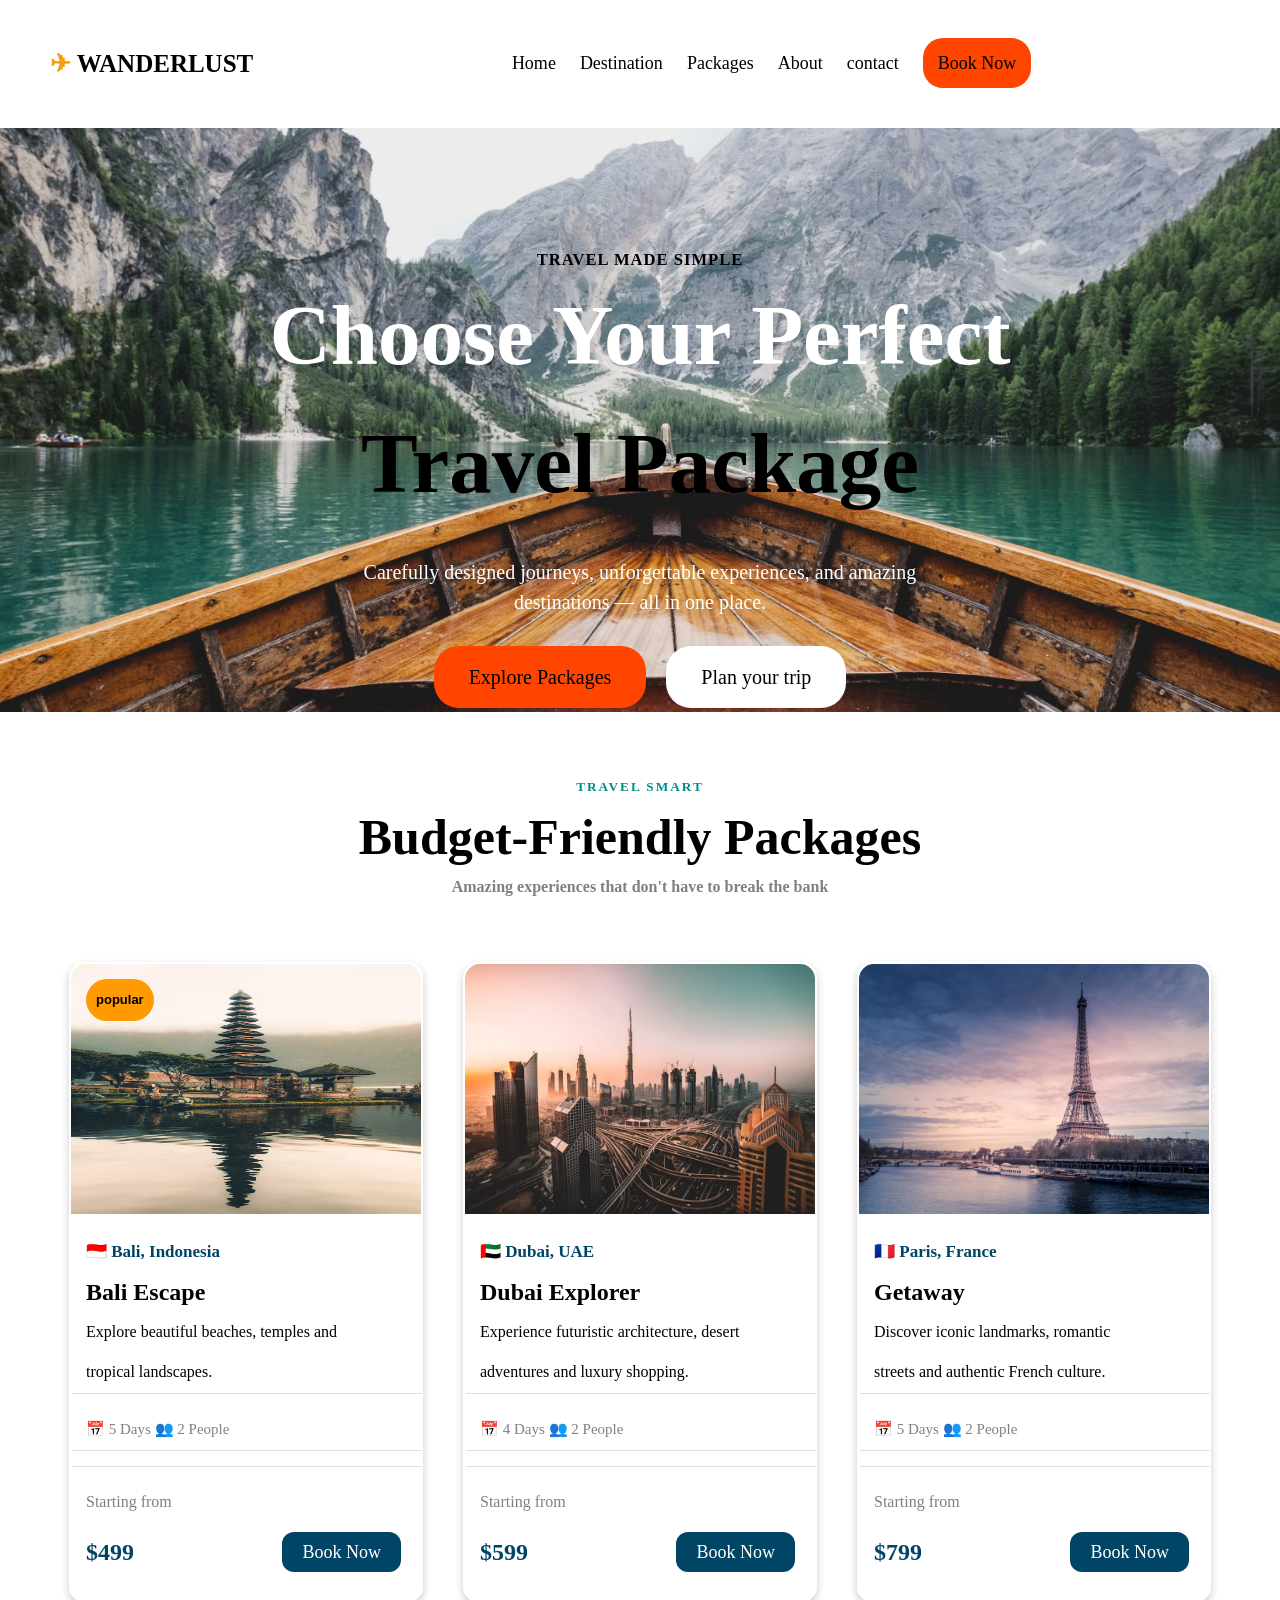
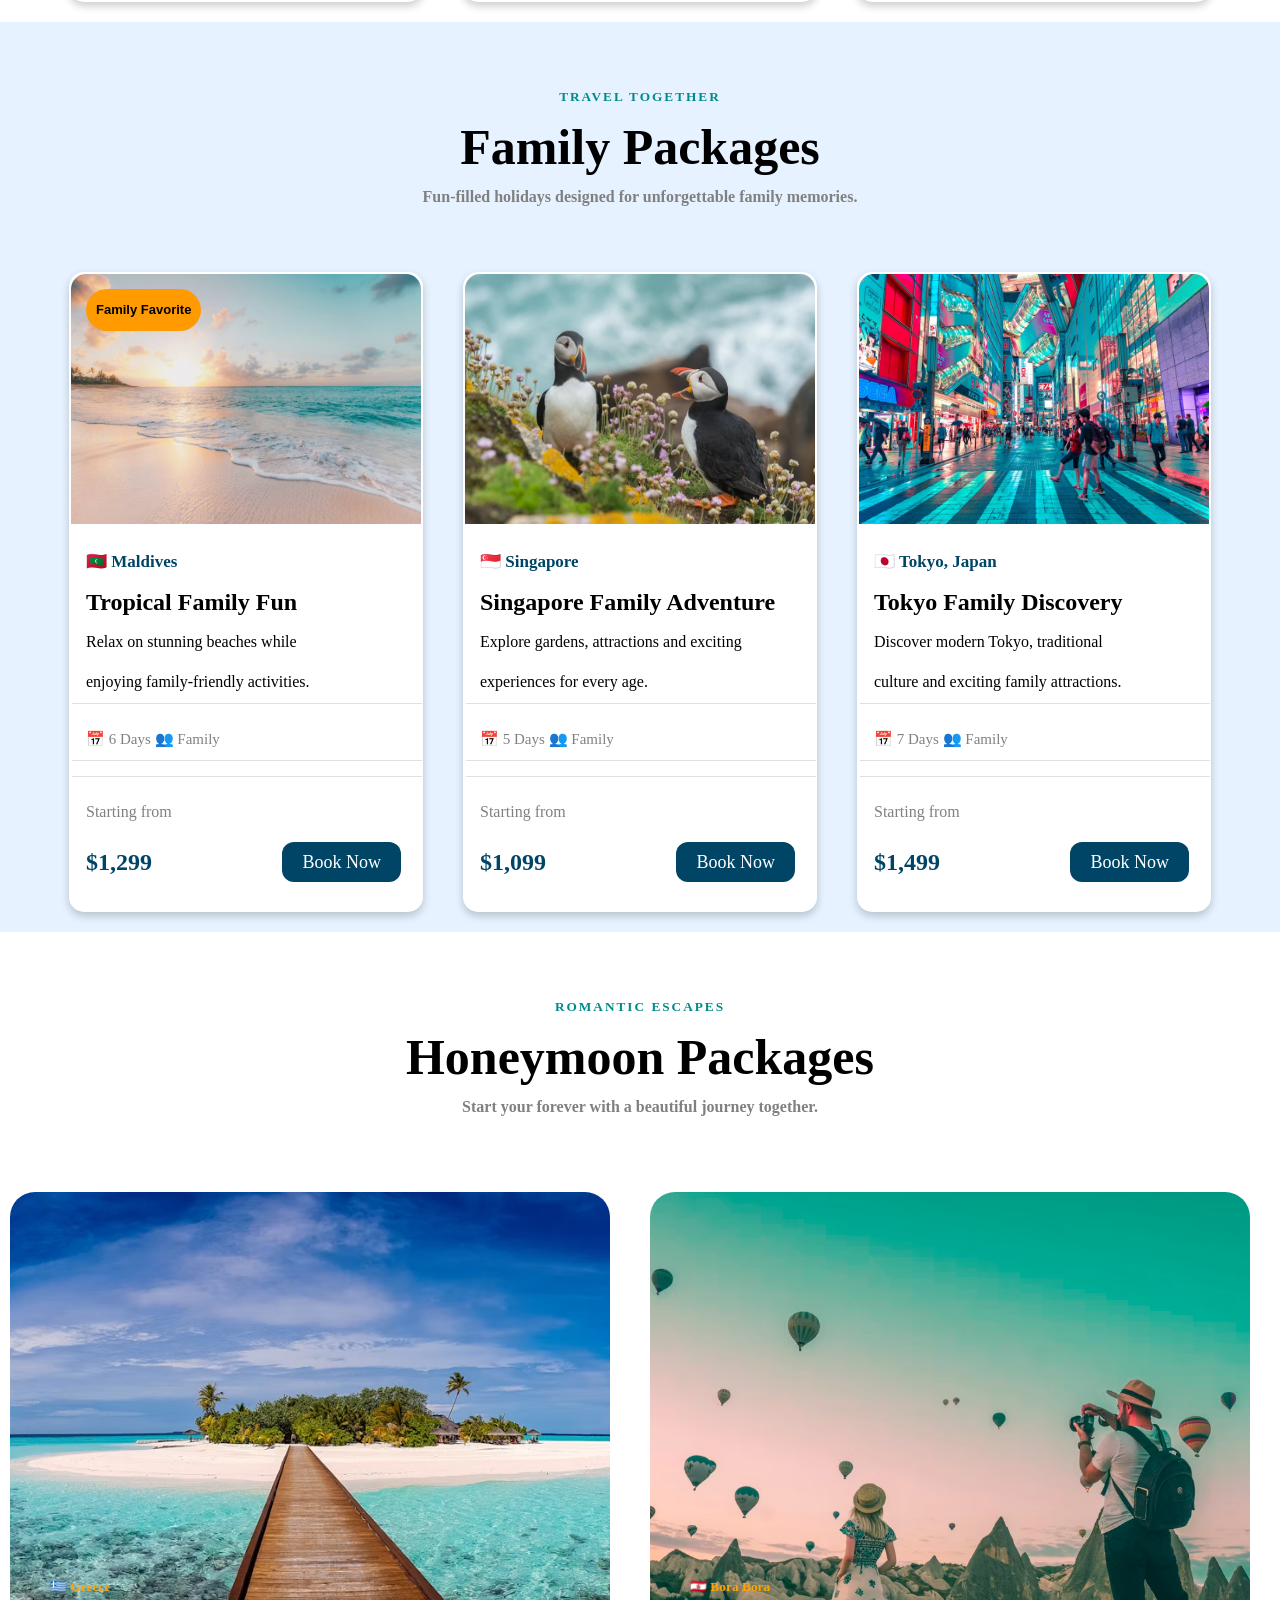
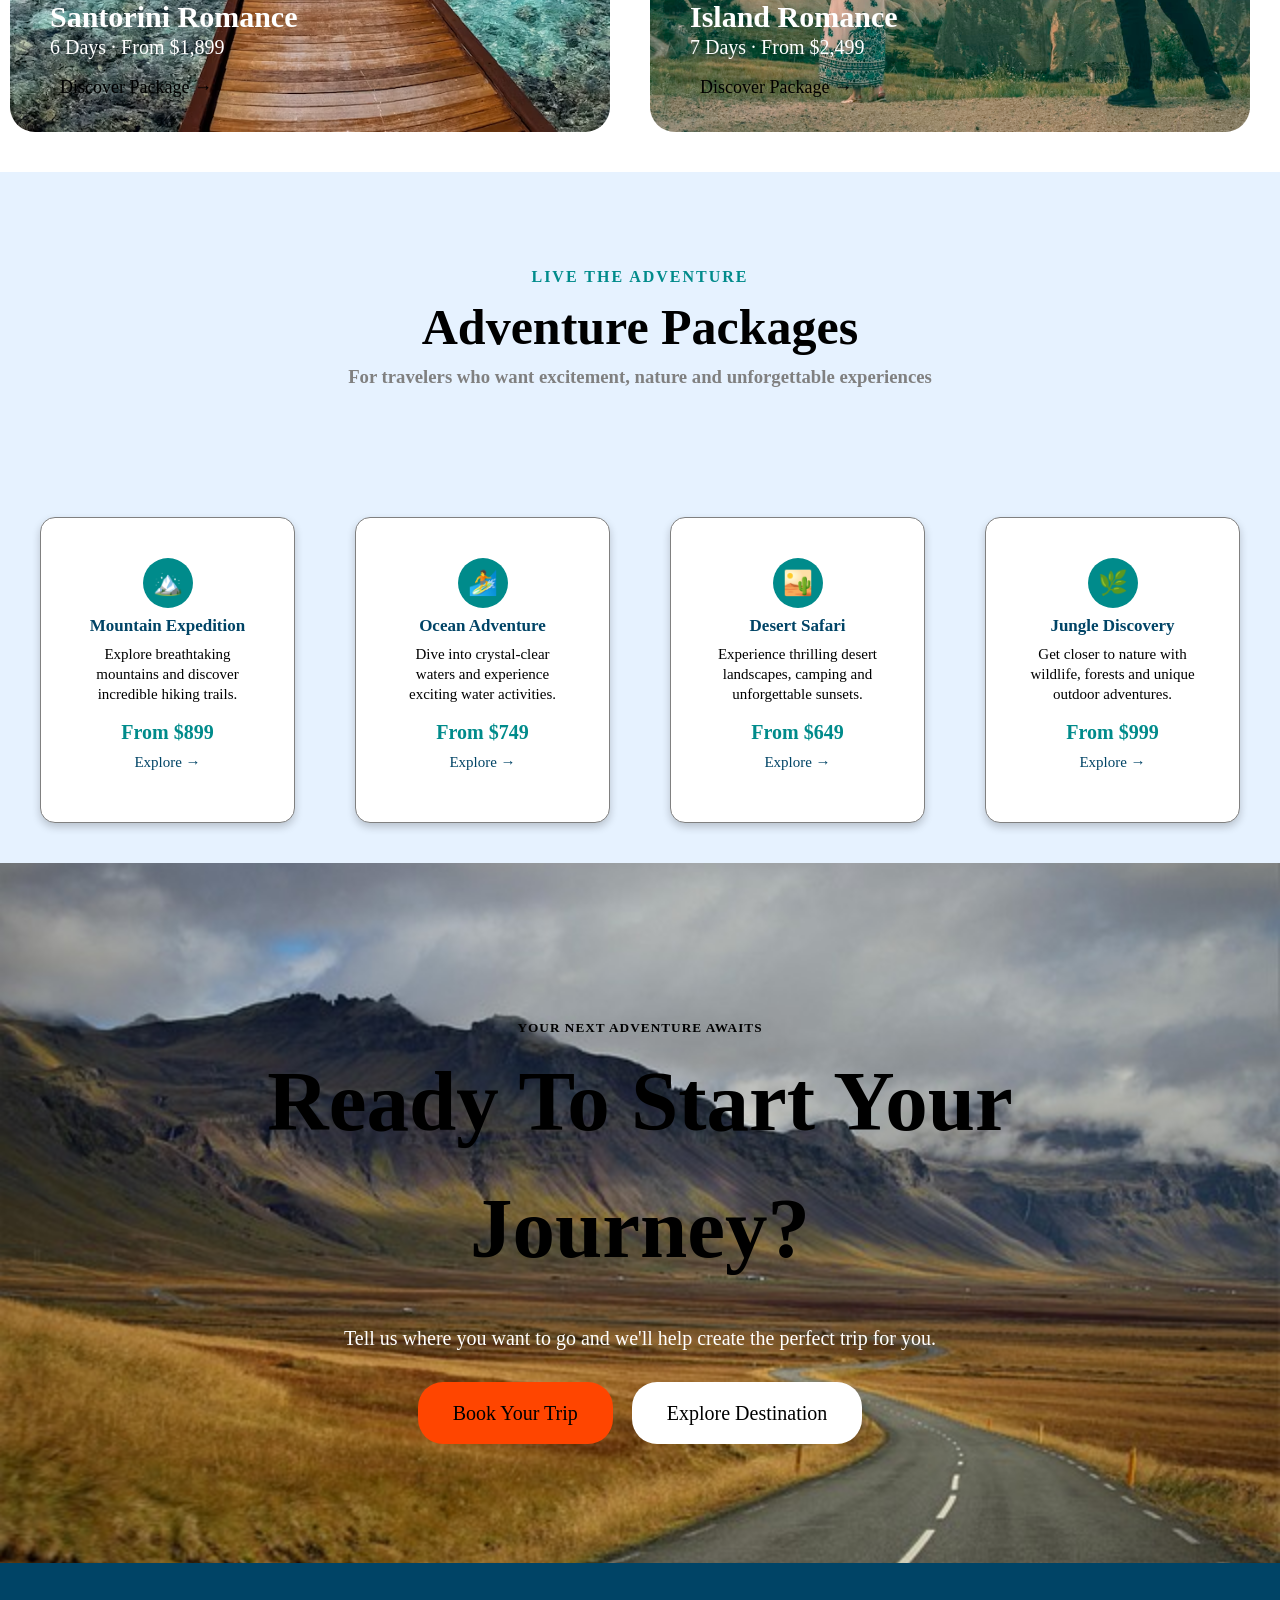
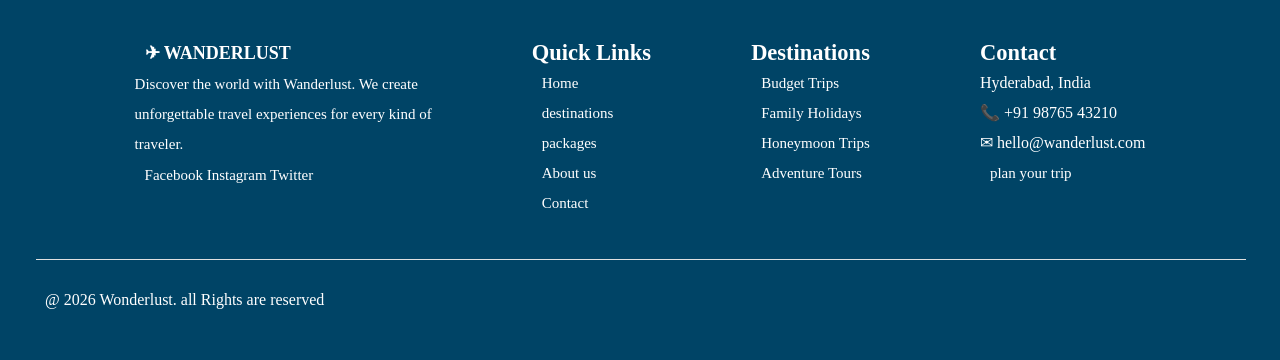
<file: packages.html>
<!DOCTYPE html>
<html lang="en">
<head>
    <meta charset="UTF-8">
    <meta name="viewport" content="width=device-width, initial-scale=1.0">
    <title>Document</title>
    <link rel="stylesheet" href="./css/style.css"/>
    <link rel="stylesheet" href="https://cdn.jsdelivr.net/npm/bootstrap-icons@1.13.1/font/bootstrap-icons.min.css">
</head>
<body>
   <header>
        <a href="index.html"><h4 class="head"> <span style="color: #f59e0b;"> ✈ </span>WANDERLUST</h4></a>
        <nav class="a">
            <a href="index.html">Home</a>
            <a href="destination.html">Destination</a>
            <a href="packages.html">Packages</a>
            <a href="about.html">About</a>
            <a href="contact.html">contact</a>
             
            <a href="contact.html"style="background-color: orangered; border-radius: 20px; text-decoration: none; padding: 15px;">Book Now</a>
       </nav>
        <div class="menu-burger">
       <div class="ham-container" onclick="toggleMenu()" style="cursor: pointer; font-size: 30px;">
           <i class="bi bi-list"></i>
           </div>
           <ul id="mylinks" class="menu-inside">
            <li><a href="index.html">Home</a></li>
            <li><a href="Destination.html">Destination</a></li>
            <li><a href="Packages.html">Packages</a></li>
            <li><a href="About.html">About</a></li>
            <li><a href="contact.html">Contact</a></li>
           </ul>
       </div>
   </header>
    <main class="main2" id="packages">
    <div>
      <h5><span style="color:black; letter-spacing: 1px;">TRAVEL MADE SIMPLE</span></h5>
      <h1 class="discover">Choose Your Perfect <br> <span style="color:black;">Travel Package</span></h1>
      <p class="past">Carefully designed journeys, unforgettable experiences, and amazing<br> destinations — all in one place.</p>
      <a href="packages.html" class="explorer">Explore Packages</a>
      <a href="contact.html" class="explores">Plan your trip</span></a>
    </div>
    </main>
    <div class="plan1"> 
        <div class="next" id="budget">
            <h5 class="why">TRAVEL SMART</h5>
            <h1 class="confidence ">Budget-Friendly Packages</h1>
            <h4 class="journey">Amazing experiences that don't have to break the bank</h4>
        </div>
    <div class="parent">
            <div class="days">
                 <div class="img-wrap">
                    <span class="populars">popular</span>
                <img src="./css/images/escapes.avif" class="img" />
                </div>
                <div>
                    <h6 class="night"><span style="font-size: 17px;"> 🇮🇩 Bali, Indonesia</span></h6>
                    <h2><span style="padding-left:15px ;">Bali Escape</span></h2>
                    <p><span style="padding-left:15px ;">Explore beautiful beaches, temples and</span><br> <span style="padding-left:15px ;">tropical landscapes.</span></p>
                <hr>
                    <p class="star">📅 5 Days 👥 2 People</p>
                    
                <hr>
                </div>
                <div>
                    <hr>
                    <p><span style="color:grey; padding:15px ;">Starting from</span></p>
                    <div class="dark">
                        <h2><span style="color: #004466;padding: 15px;">$499</span></h2>
                        <a href="contact.html" class="view">Book Now</a>
                    </div>
                </div>
            </div> 
        
            <div class="days">

                <img src="./css/images/ae.avif" class="img" />
                <div>
                    <h6 class="night"><span style="font-size: 17px;">🇦🇪 Dubai, UAE</span></h6>
                    <h2><span style="padding-left:15px ;">Dubai Explorer</span></h2>
                    <p><span style="padding-left:15px ;">Experience futuristic architecture, desert</span> <br><span style="padding-left:15px ;">adventures and luxury shopping.</span></p>
                <hr>
                    <p class="star">📅 4 Days 👥 2 People</p>
                    
                <hr>
                </div>
                <div>
                    <hr>
                    <p><span style="color:grey; padding:15px ;">Starting from</span></p>
                    <div class="dark">
                        <h2><span style="color: #004466;padding: 15px;">$599</span></h2>
                        <a href="contact.html" class="view">Book Now</a>
                    </div>
                </div>
            </div>
        
            <div class="days">

                <img src="./css/images/getway.avif" class="img" />
                <div>
                    <h6 class="night"><span style="font-size: 17px;">🇫🇷 Paris, France</span></h6>
                    <h2><span style="padding-left:15px ;"> Getaway</span></h2>
                    <p> <span style="padding-left:15px ;">Discover iconic landmarks, romantic</span> <br><span style="padding-left:15px ;">streets and authentic French culture.</span></p>
                    <hr>
                   <p class="star">📅 5 Days 👥 2 People</p>
                   <hr>
                </div>
                <div>
                    <hr>
                    <p><span style="color:grey; padding:15px ;">Starting from</span></p>
                    <div class="dark">
                        <h2><span style="color: #004466;padding: 15px;">$799</span></h2>
                       <a href="contact.html" class="view">Book Now</a>
                    </div>
                </div>
            </div>
         </div>
            
    <div class="plan2" id="family packages"> 
        <div class="next">
            <h5 class="why">TRAVEL TOGETHER</h5>
            <h1 class="confidence ">Family Packages</h1>
            <h4 class="journey">Fun-filled holidays designed for unforgettable family memories.</h4>
        </div>  
    <div class="parent">
            <div class="days">
                 <div class="img-wrap">
                    <span class="populars">Family Favorite</span>
                <img src="./css/images/tropical.avif" class="img" />
                </div>
                <div>
                    <h6 class="night"><span style="font-size: 17px;"> 🇲🇻 Maldives</span></h6>
                    <h2><span style="padding-left:15px ;">Tropical Family Fun</span></h2>
                    <p><span style="padding-left:15px ;">Relax on stunning beaches while</span><br> <span style="padding-left:15px ;">enjoying family-friendly activities.</span></p>
                <hr>
                    <p class="star">📅 6 Days 👥 Family</p>
                    
                <hr>
                </div>
                <div>
                    <hr>
                    <p><span style="color:grey; padding:15px ;">Starting from</span></p>
                    <div class="dark">
                        <h2><span style="color: #004466;padding: 15px;">$1,299</span></h2>
                        <a href="contact.html" class="view">Book Now</a>
                    </div>
                </div>
            </div> 
        <div class="days">

                <img src="./css/images/singapore.avif" class="img" />
                <div>
                    <h6 class="night"><span style="font-size: 17px;">🇸🇬 Singapore</span></h6>
                    <h2><span style="padding-left:15px ;">Singapore Family Adventure</span></h2>
                    <p><span style="padding-left:15px ;">Explore gardens, attractions and exciting</span><br> <span style="padding-left:15px ;">experiences for every age.</span></p>
                <hr>
                    <p class="star">📅 5 Days 👥 Family</p>
                    
                <hr>
                </div>
                <div>
                    <hr>
                    <p><span style="color:grey; padding:15px ;">Starting from</span></p>
                    <div class="dark">
                        <h2><span style="color: #004466;padding: 15px;">$1,099</span></h2>
                        <a href="contact.html" class="view">Book Now</a>
                    </div>
                </div>
            </div>       
        <div class="days">

                <img src="./css/images/japan.avif" class="img" />
                <div>
                    <h6 class="night"><span style="font-size: 17px;">🇯🇵 Tokyo, Japan</span></h6>
                    <h2><span style="padding-left:15px ;"> Tokyo Family Discovery</span></h2>
                    <p><span style="padding-left:15px ;">Discover modern Tokyo, traditional</span><br> <span style="padding-left:15px ;">culture and exciting family attractions.</span></p>
                <hr>
                    <p class="star">📅 7 Days 👥 Family</p>
                    
                <hr>
                </div>
                <div>
                    <hr>
                    <p><span style="color:grey; padding:15px ;">Starting from</span></p>
                    <div class="dark">
                        <h2><span style="color: #004466;padding: 15px;">$1,499</span></h2>
                        <a href="contact.html" class="view">Book Now</a>
                    </div>
                </div>
            </div>  
    </div>
<div class="plan1">
       <div class="next" id="honeymoon">
            <h5 class="why">ROMANTIC ESCAPES</h5>
            <h1 class="confidence ">Honeymoon Packages</h1>
            <h4 class="journey">Start your forever with a beautiful journey together.</h4>
        </div>
    
        <div class="grid">
            <div>
                <div class="adv1">
                    <h6> <span style="color: orange;">🇬🇷 Greece</span></h6>
                    <h2>Santorini Romance</h2>
                    <p>6 Days · From $1,899</p>
                    <a href="contact.html">Discover Package →</a>
                </div>
            </div>
             <div class="across">
                <div class="anu">
                    <div class="adv2">
                        <h6><span style="color: orange;"> 🇵🇫 Bora Bora</span></h6>
                        <h2>Island Romance</h2>
                        <p>7 Days · From $2,499</p>
                        <a href="contact.html">Discover Package →</a>
                    </div>
                    
                </div>
        </div>  
</div> 
<div class="mic">
        <div class="white" id="adventure">
            <h4 class="why">LIVE THE ADVENTURE</h4>
            <h1 class="confidence">Adventure Packages</h1>
            <h3 class="journey">For travelers who want excitement, nature and unforgettable experiences</h3>
        </div>
    <div class="row">
            <div class="best">
                <div class="key">
                    <h2>🏔️</h2>
                </div>
                <h5 class="prices1">Mountain Expedition</h5>
                <p class="get1">Explore breathtaking <br>mountains and discover <br>incredible hiking trails.</p>
                <h4 class="pen">From $899</h4>
                <a href="contact.html" class="book">Explore →</a>
            </div>
            <div class="best">
                <div class="key">
                    <h2>🏄</h2>
                </div>
                <h5 class="prices1">Ocean Adventure</h5>
                <p class="get1">Dive into crystal-clear<br> waters and experience<br> exciting water activities.</p>
                <h4 class="pen">From $749</h4>
                <a href="contact.html" class="book">Explore →</a>
            </div>
            <div class="best">
                <div class="key">
                    <h2>🏜️</h2>
                </div>
                <h5 class="prices1">Desert Safari</h5>
                <p class="get1">Experience thrilling desert<br> landscapes, camping and <br>unforgettable sunsets.</p>
                <h4 class="pen">From $649</h4>
                <a href="contact.html" class="book">Explore →</a>
            </div>
            <div class="best">
                <div class="key">
                    <h2>🌿</h2>
                </div>
                <h5 class="prices1">Jungle Discovery</h5>
                <p class="get1">Get closer to nature with<br> wildlife, forests and unique<br> outdoor adventures.</p>
                <h4 class="pen">From $999</h4>
                <a href="contact.html" class="book">Explore →</a>
            </div>
    </div>        
</div>



<div class="footbg12">
        <h5> <span style="color:black; letter-spacing: 1px;">YOUR NEXT ADVENTURE AWAITS</span></h5>
        <h1 class="discover">Ready To Start Your <br>Journey?</h1>
        <p class="past"><span style="color: white;">Tell us where you want to go and we'll help create the perfect trip for you.</span></p>
       <a href="destination.html" class="explorer">Book Your Trip</a>
        <a href="contact.html" class="explores">Explore Destination</a>
        
    </div>
    <footer>
            <div class="fig">

                <div class="foot-page">
                    <div>
                        <a href="index.html"> <span style="color: white; font-weight: bold;">✈ WANDERLUST</span></a>
                        <p>Discover the world with Wanderlust. We create<br> unforgettable travel experiences for every kind of<br> traveler.</p>
                         <p><a href="about.html"><span style="color: white; font-size: 15px;">Facebook Instagram Twitter</span></a></p>
                        
                    </div>
                    <div>
                        <h2>Quick Links</h2>
                        <a href="index.html" class="null">Home</a><br>
                        <a href="destination.html" class="null">destinations</a><br>
                        <a href="packages.html" class="null">packages</a><br>
                        <a href="about.html" class="null">About us</a><br>
                        <a href="contact.html" class="null">Contact</a><br>
                    </div>
                    <div>
                        <h2>Destinations</h2>
                         
                            <a href="#budget" class="null">Budget Trips</a><br>
                            <a href="#family packages" class="null ">Family Holidays</a><br>
                            <a href="#honeymoon" class="null">Honeymoon Trips</a><br>
                            <a href="#adventure" class="null">Adventure Tours</a>

                            
                    </div>
                    <div>
                        <h2>Contact</h2>
                        <p> <span style="font-size: 16px;"> Hyderabad, India<br>📞 +91 98765 43210<br> ✉ hello@wanderlust.com</span><br></p>
                         <a href="contact.html" class="null">plan your trip</a>
                    </div>
                </div>

                <hr />
                <p class="rights"><span style="font-size: 16px;">@ 2026 Wonderlust. all Rights are reserved </span></p>

            </div>

    </div>
    </footer>

    <script>

function toggleMenu(){
  var menu = document.getElementById("mylinks");
  if(!menu){
    alert("ERROR: id='mylinks' not found");
    return;
  }
  menu.classList.toggle("show");
}

</script>

</body>
</html>
</file>
<file: css/style.css>
/*start home page */

* {
    box-sizing: border-box;
    margin: 0;
    padding: 0;
}

body{
    line-height: 1.5;
}

header {
    display: flex;
    flex-direction: row;
    justify-content: space-between;
    align-items: flex-start;
    padding: 25px;


}

.head {
    color: black;
    font-size: 25px;
    font-weight: bold;
    /* margin-top: -30px; */
}

a {
    text-decoration: none;
    font-size: 18px;
    margin: 10px;
    color: black;

}


.ham-container {
    display: none;
}


* {
    margin: 0;
    padding: 0;
    box-sizing: border-box;
}

header {
    display: flex;
    justify-content: space-between;
    align-items: center;
    padding: 15px 20px;
    background: white;
    position: relative;
}

.menu-inside {
    display: none;
    list-style: none !important;
    flex-direction: column;
    position: absolute;
    top: 60px;
    right: 10px;
    background: white;
    width: 220px;
    padding: 20px;
    box-shadow: 0 5px 15px rgba(0, 0, 0, 0.2);
    z-index: 9999;
    border-radius: 8px;
}



.menu-inside.show {
    display: flex !important;
}

.menu-inside li {
    margin: 12px 0;
}

.menu-inside a {
    text-decoration: none;
    color: black;
    font-family: sans-serif;
}



@media(max-width:996px) {
    .ham-container {
        display: block;
    }

    .a {
        display: none;
    }
}

.main {
    background-image: url("../css/images/im2.jpg");
    height: auto;
    color: white;
    font-size: 20px;
    display: flex;
    flex-direction: row;
    justify-content: left;
    padding: 50px;
    padding-top: 120px; 
    
    



}

.discover {
    font-size: 85px;
    font-weight: bold;
    padding-bottom: 30px;

}

.explore {
    font-size: 20px;
    padding: 10px;
    border-radius: 25px;
    padding-left: 35px;
    padding-right: 35px;
    background-color: orangered;
    margin-bottom: 40px;
    


}

.laptop {
    padding-bottom: 30px;
}

.past {
    padding-bottom: 20px;
}

.viewer {
    font-size: 20px;
    padding: 10px;
    border-radius: 25px;
    padding-left: 35px;
    padding-right: 35px;
    background-color: white;

}

.para {
    padding-top: 35px;
}

@media(max-width:536px) {
    .explore {
        font-size: 20px;
        padding: 5px;
        border-radius: 25px;
        padding-left: 25px;
        padding-right: 25px;
        background-color: orangered;
        line-height: 1.2;
        margin: 10px;
        display: block;
    }

    .viewer {
        font-size: 20px;
        padding: 5px;
        border-radius: 25px;
        padding-left: 25px;
        padding-right: 25px;
        background-color: white;
        margin: 10px;
        display: block;
    }

    .discover {
        font-size: 40px;
        font-weight: bold;
        padding-bottom: 30px;
        line-height: 1.2;
    }
}

/* ok */
/* home page -1*/
.imager {
    
    width:270px;
    height: 280px;
    border-top-left-radius: 20px;
    border-top-right-radius: 20px;
   
}

.card-container {
    display: flex;
    flex-wrap: wrap;
    gap:20px;
    justify-content: center;
}

.card {
    background-color: white;
    border-top-left-radius: 20px;
    border-top-right-radius: 20px;
    
}

.world {
    padding: 15px;
    letter-spacing: 2px;
}

.popular {
    letter-spacing: 1px;
    font-size: 60px;

}

.some {
    padding: 13px;
    letter-spacing: 1px;
    padding-bottom: 60px;
}

.divsec {
    background-color: white;
    border-radius: 15px;
     width: 270px;
    padding: 15px;
    padding-left: 0px;
    padding-top: 2px;
    padding-right: 1px;

    margin-right: 20px;
    margin-left: 50px;

    
}
.divhead{
    display: flex;
    flex-direction: row;
    flex-wrap: wrap;
    justify-content: center;
    align-items: center;
    flex-wrap: wrap;
    


}
@media(max-width:536px){
    .divsec {
    background-color: white;
    border-radius: 15px;
     width: 270px;
    padding: 15px;
    padding-left: 0px;
    padding-top: 2px;
    padding-right: 1px;

    margin-right: 20px;
    margin-left: 50px;
    

    
}
.divhead{
    display: flex;
    flex-direction: row;
    flex-wrap: wrap;
    justify-content: center;
    align-items: center;
    flex-wrap: wrap;
    
    


}
}
.france {
    line-height: 45px;
    padding: 25px;
    
}

.exp {
    line-height: 20px;


}

.bg {
    background-color: #e6f2ff;
    height: auto;
    padding: 25px;


}

.head {

    padding: 20px;
    text-align: center;
    flex-wrap: wrap;
}
.image{
    border-radius: 10px;
    height: 0px;
}


.ind {
    color: darkcyan;
    letter-spacing: 3px;
}

.color {
    color: darkcyan;
}

/* home page -1 end*/
/* home page -2*/
.white {
    padding: 80px;
    text-align: center;
    line-height: 50px;
}

.best {
    box-shadow: 0 4px 8px rgba(0, 0, 0, 0.2);
    width: 300px;
    padding: 40px;
    margin: 20px;
    border: 1px solid grey;
    border-radius: 15px;

    display: flex;
    justify-content: center;
    flex-direction: column;
    align-items: center;
    background-color: white;
}

.row {
    display: flex;
    flex-direction: row;
    justify-content: center;

    gap: 5px;
    padding: 20px;
}

@media(max-width:536px) {
    .white {
        padding: 20px;
        text-align: center;
        line-height: 30px;
        font-size: 10px;
        padding-top: 100px;
    }

    .best {
        box-shadow: 0 4px 8px rgba(0, 0, 0, 0.2);
        width: 300px;
        padding: 40px;
        margin: 20px;
        border: 1px solid grey;
        border-radius: 15px;

        display: flex;
        justify-content: center;
        flex-direction: column;
        align-items: center;
        background-color: white;
        flex-wrap: wrap;
    }

    .row {
        display: flex;
        flex-direction: column;
        justify-content: center;

        gap: 5px;
        padding: 20px;
        flex-wrap: wrap;
    }

    .confidence {
        font-weight: lighter;
        font-size: 5px;
    }
}

@media(max-width:996px) {
    .white {
        padding: 20px;
        text-align: center;
        line-height: 30px;
        font-size: 10px;
        margin-top: 20px;
    }

    .best {
        box-shadow: 0 4px 8px rgba(0, 0, 0, 0.2);
        width: 300px;
        padding: 40px;
        margin: 20px;
        border: 1px solid grey;
        border-radius: 15px;

        display: flex;
        justify-content: center;
        flex-direction: column;
        align-items: center;
        background-color: white;
    }

    .row {
        display: flex;
        flex-direction: row;
        justify-content: center;

        gap: 5px;
        padding: 20px;
        flex-wrap: wrap;
    }

    .confidence {
        font-weight: lighter;
        font-size: 15px;
    }
}

.prices {
    font-weight: bold;
    font-size: 25px;
    text-align: center;
    padding: 5px;
}

.get {
    text-align: center;
    letter-spacing: 1px;

}

.key {
    border-radius: 50%;

    background-color: darkcyan;
    height: 50px;
    width: 50px;
    display: flex;
    align-items: center;
    justify-content: center;

}

/* text-align: center;
     */
.why {
    color: darkcyan;
    letter-spacing: 2px;
}

.confidence {
    font-weight: bold;
    font-size: 50px;
}

.journey {
    color: grey;
}

/* home page -2 end*/
/* home page -3*/
.plan {
    background-color: #e6f2ff;

    flex-wrap: wrap;
    position: relative;
}

.next {
    text-align: center;
    padding: 50px;
    line-height: 50px;
    justify-content: center;
    align-items: center;
}

.days {
    padding: 2px;
    line-height: 40px;
    box-shadow: 0 4px 8px rgba(0, 0, 0, 0.2);
    background-color: white;
    border-radius: 15px;
    padding-bottom: 20px;
    margin-bottom: 20px;
}

.img-wrap {
    position: relative;
}

.populars {
    position: absolute;
    top: 15px;
    left: 15px;
    background: #FF9A00;
    color: #000;
    font-weight: 700;
    font-size: 13px;
    padding: 1px 10px;
    border-radius: 50px;
    z-index: 10;
    font-family: sans-serif;
}

.img {
    height: 250px;
    width: 350px;
    border-top-left-radius: 15px;
    border-top-right-radius: 15px;

}

.parent {
    display: flex;
    flex-direction: row;
    justify-content: center;
    align-items: center;
    align-content: center;
    gap: 40px;

}

@media(max-width:536px) {
    .days {
        padding: 2px;
        line-height: 40px;
        box-shadow: 0 4px 8px rgba(0, 0, 0, 0.2);
        background-color: white;
        border-radius: 15px;
        padding-bottom: 20px;
        margin-bottom: 20px;

    }

    .parent {
        display: flex;
        flex-direction: row;
        justify-content: center;
        align-items: center;
        align-content: center;
        gap: 40px;
        flex-wrap: wrap;
    }

}

@media(max-width:996px) {
    .days {
        padding: 2px;
        line-height: 40px;
        box-shadow: 0 4px 8px rgba(0, 0, 0, 0.2);
        background-color: white;
        border-radius: 15px;
        padding-bottom: 20px;
        margin-bottom: 20px;

    }

    .parent {
        display: flex;
        flex-direction: row;
        justify-content: center;
        align-items: center;
        align-content: center;
        gap: 40px;
        flex-wrap: wrap;
    }

}

.night {
    font-size: 25px;
    padding-left: 15px;
    color: #004466;
}

.star {
    padding-left: 15px;
    color: grey;
    font-size: 15px;
}

.moon {
    padding-left: 15px;
    color: grey;
    font-size: 17px;
    letter-spacing: 5px;
    margin-bottom: 10px;
}

.beach {
    padding-left: 15px;
    color: grey;
    font-size: 14px;
    line-height: 20px;
    margin-top: 20px;

}

.dark {
    display: flex;
    justify-content: space-between;
    align-items: center;

}

.views {
    margin-right: 20px;
    padding: 10px;
    border-radius: 12px;
    background-color: #004466;
    color: white;
    padding-left: 20px;
    padding-right: 20px;
}

/* home page -3 end*/
/* home page -4*/
.every {
    text-align: center;
    padding: 100px;
    line-height: 50px;
    padding-bottom: 10px;

}

.will {
    color: darkcyan;
    letter-spacing: 5px;
}

.yy {
    font-size: 40px;
    font-weight: bold;
}

.xx {
    color: grey;
    letter-spacing: 1px;
}

.adv {
    background-image: url('./images/adventure.avif');
    height: 81vh;
    width: 450px;
    padding: 40px;
    border-radius: 25px;
    padding-bottom: 20px;
    margin: 40px;
    position: relative;
    display: flex;
    flex-direction: column;
    justify-content: flex-end;
    color: white;
    font-size: 20px;
    margin-top: 10px;
    background-size: cover;
    background-position: center;
    overflow: hidden;

}

@media(max-width:536px) {
    .break {
        background-image: url("./images/beach1.avif");
        height: 20vh;
        width: 200px;
        padding: 40px;
        border-radius: 25px;
        padding-bottom: 20px;
        margin: 20px;
        position: relative;
        display: flex;
        flex-direction: column;
        justify-content: flex-end;
        color: white;
        font-size: 20px;
        margin-top: 10px;
        background-size: cover;
        background-position: center;
        overflow: hidden;
    }

    .mountain {
        background-image: url("./images/mountain.avif");
        height: 20vh;
        width: 200px;
        padding: 40px;
        border-radius: 25px;
        padding-bottom: 20px;
        margin: 20px;
        position: relative;
        display: flex;
        flex-direction: column;
        justify-content: flex-end;
        color: white;
        font-size: 20px;
        margin-top: 10px;
        background-size: cover;
        background-position: center;
        overflow: hidden;
    }

    .taj {
        background-image: url("./images/tajmahal.avif");
        height: 20vh;
        width: 200px;
        padding: 40px;
        border-radius: 25px;
        padding-bottom: 20px;
        margin: 25px;
        position: relative;
        display: flex;
        flex-direction: column;
        justify-content: flex-end;
        color: white;
        font-size: 20px;
        margin-top: 10px;
        background-size: cover;
        background-position: center;
        overflow: hidden;
    }
    .adv {
    background-image: url('./images/adventure.avif');
    height: 20vh;
    width: 200px;
    padding: 40px;
    border-radius: 25px;
    padding-bottom: 20px;
    margin: 25px;
    position: relative;
    display: flex;
    flex-direction: column;
    justify-content: flex-end;
    color: white;
    font-size: 20px;
    margin-top: 10px;
    background-size: cover;
    background-position: center;
    overflow: hidden;

}
}

.across {
    display: flex;
    flex-direction: column;
}

.grid {
    display: flex;
    flex-direction: row;
    align-content: center;
    justify-content: center;
    align-items: center;

}

@media(max-width:996px) {
    .grid {
        display: flex;
        flex-direction: row;
        align-content: center;
        justify-content: center;
        align-items: center;
        flex-wrap: wrap;

    }
}




.across {
    display: flex;
    flex-direction: column;
    flex-wrap: wrap;
}

.mountain {
    background-image: url("./images/mountain.avif");
    height: 30vh;
    width: 250px;
    padding: 40px;
    border-radius: 25px;
    padding-bottom: 20px;
    margin: 20px;
    position: relative;
    display: flex;
    flex-direction: column;
    justify-content: flex-end;
    color: white;
    font-size: 15px;
    margin-top: 10px;
    background-size: cover;
    background-position: center;
    overflow: hidden;
}

.taj {
    background-image: url("./images/tajmahal.avif");
    height: 45vh;
    width: 550px;
    padding: 40px;
    border-radius: 25px;
    padding-bottom: 20px;
    margin: 25px;
    position: relative;
    display: flex;
    flex-direction: column;
    justify-content: flex-end;
    color: white;
    font-size: 15px;
    margin-top: 10px;
    background-size: cover;
    background-position: center;
    overflow: hidden;
}

.break {
    background-image: url("./images/beach1.avif");
    height: 30vh;
    width: 250px;
    padding: 40px;
    border-radius: 25px;
    padding-bottom: 20px;
    margin: 20px;
    position: relative;
    display: flex;
    flex-direction: column;
    justify-content: flex-end;
    color: white;
    font-size: 15px;
    margin-top: 10px;
    background-size: cover;
    background-position: center;
    overflow: hidden;
}


.anu {
    display: flex;

}

/* home page -4 end*/
/* home page -5 start*/
.bgcontainers {
    background-color: #ecf3fa;
    margin-bottom: 0px;
    padding-bottom: 50px;
    border-bottom: none;

}

.story {
    text-align: center;
    padding: 40px;
    letter-spacing: 2px;
    color: darkcyan;
    padding-bottom: 5px;
    padding-top: 50px;

}

.what {
    text-align: center;
    font-weight: bold;
    font-size: 40px;
    color: #004466;

}

.real {
    text-align: center;
    letter-spacing: 1px;
    color: grey;
    padding: 20px;
}

.box9 {
    padding: 50px;
    margin-left: 20px;
    background-color: white;
    width: 400px;
    border-radius: 10px;

}

@media(max-width:536px) {
    .box9 {
        padding: 50px;
        margin-left: 20px;
        background-color: white;
        width: 200px;
        border-radius: 10px;
        flex-wrap: wrap;
        flex-direction: column;

    }

    .points {
        display: flex;
        justify-content: center;
        flex-wrap: wrap;
        gap: 20px;

    }
}

@media(max-width:996px) {
    .box9 {
        padding: 50px;
        margin-left: 20px;
        background-color: white;
        width: 300px;
        border-radius: 10px;
        flex-wrap: wrap;
        flex-direction: column;

    }

    .points {
        display: flex;
        justify-content: center;
        flex-wrap: wrap;
        gap: 20px;

    }
}

.inside9 {
    border-radius: 50%;
    padding: 25px;
    margin-bottom: 15px;
    background-color: darkcyan;
    border: none;
    font-weight: bold;
    font-size: x-large;
    color: white;

}

.para {
    font-style: italic;
    padding-top: 15px;
    color: grey;
    font-size: 15px;
}

.star {
    color: grey;
}

.sjs {
    display: flex;

}

.johns {
    text-align: center;
    padding-top: 20px;
    padding-left: 20px;
    font-weight: bold;
    font-size: 20px;
}

.points {
    display: flex;
    justify-content: center;

}

.footbg5 {
    background-image: url("./images/travels.jpeg");
    height: 60vh;
    background-size: cover;

    background-position: center;
    margin-bottom: -20px;
    text-align: center;
    align-content: center;

}

.fig {

    background-color: #004466;
    padding: 35px;
    line-height: 30px;
    color: white;
    margin-top: 0px;


}

.buff {
    border-radius: 50%;
    background-color: transparent;
    padding: 5px;
    border-color: black;
    font-size: 12px;
    color: white;
    font-weight: bold;
}

.buffer {
    border-radius: 50%;
    background-color: transparent;
    padding: 5px;
    border-color: black;
    font-size: 10px;
    color: white;
    font-weight: bold;
}

.buf {
    border-radius: 50%;
    background-color: transparent;
    padding: 5px;
    border-color: black;
    font-size: 10px;
    color: white;
    font-weight: bold;

}

.buffe {
    border-radius: 50%;
    background-color: transparent;
    padding: 5px;
    border-color: black;
    font-size: 10px;
    color: white;
    font-weight: bold;

}

.last-line {
    flex-basis: 100%;
    width: 100%;
    text-align: center;
    margin-top: 30px;
}

.foot-page {

    display: flex;
    flex-direction: row;
    justify-content: center;
    flex-wrap: wrap;
    gap: 100px;
    font-size: 15px;
    padding: 40px;

}

@media(max-width:536px) {
    .foot-page {

        display: flex;
        flex-direction: row;
        justify-content: center;
        flex-wrap: wrap;
        gap: 100px;
        font-size: 15px;
        padding: 40px;

    }
}

@media(max-width:996px) {
    .foot-page {

        display: flex;
        flex-direction: row;
        justify-content: center;
        flex-wrap: wrap;
        gap: 100px;
        font-size: 15px;
        padding: 40px;

    }
}

.rights {
    text-align: center;
    padding: 40px;
}


/* destination page */
.main12 {

    background-image: url("./images/clouds2.webp");
    height: 80vh;
    color: white;
    font-size: 20px;
    justify-content: center;
    padding: 50px;
    padding-top: 120px;
    background-size: cover;
    text-align: center;
    overflow: hidden;
    background-position: center;
}

.footbg14 {
    background-image: url("./images/picture.jpeg");
    height: 80vh;
    background-size: cover;
    overflow: hidden;
    background-position: center;
    margin-bottom: -20px;
    text-align: center;
    align-content: center;

}

.explores {
    font-size: 20px;
    padding: 20px;
    border-radius: 25px;
    padding-left: 35px;
    padding-right: 35px;
    background-color: white;
    margin-left: 10px;
    
}

.explorer {
    font-size: 20px;
    padding: 20px;
    border-radius: 25px;
    padding-left: 35px;
    padding-right: 35px;
    background-color: orangered;
    margin-right: 5px;

}

.past {
    margin-bottom: 25px;
    font-size: 20px;
}

.main2 {
    background-image: url("../css/images/ship2.avif");
    height: auto;
    color: white;
    font-size: 20px;
    justify-content: center;
    padding: 50px;
    padding-top: 120px;
    background-size: cover;
    text-align: center;
    overflow: hidden;
    background-position: center;
    padding-bottom: 20px;
}

/* destination page */
/* package page */
.plan1 {
    background-color: white;

    flex-wrap: wrap;
}

hr {
    border: none;
    border-top: 1px solid #e0e0e0;
    margin: 1px;
    width: 100%;
    margin-bottom: 15px;
}

.plan2 {
    background-color: #e6f2ff;
}

.view {
    margin-right: 20px;
    padding: 0px;
    border-radius: 12px;
    background-color: #004466;
    color: white;
    padding-left: 20px;
    padding-right: 20px;
}

.grid {
    display: flex;
    flex-direction: row;
}

.adv1 {
    background-image: url('./images/santorini.avif');
    height: 60vh;
    width: 600px;
    padding: 40px;
    border-radius: 25px;
    padding-bottom: 20px;
    margin: 40px;
    position: relative;
    display: flex;
    flex-direction: column;
    justify-content: flex-end;
    color: white;
    font-size: 20px;
    margin-top: 10px;
    background-size: cover;
    background-position: center;
    overflow: hidden;
    margin-left: 20px;
    line-height: 30px;


}

.adv2 {
    background-image: url('./images/bora.avif');
    height: 60vh;
    width: 600px;
    padding: 40px;
    border-radius: 25px;
    padding-bottom: 20px;
    margin: 40px;
    position: relative;
    display: flex;
    flex-direction: column;
    justify-content: flex-end;
    color: white;
    font-size: 20px;
    margin-top: 10px;
    background-size: cover;
    background-position: center;
    overflow: hidden;
    margin-left: 0px;
    line-height: 30px;

}

.white1 {
    padding: 60px;
    text-align: center;
    line-height: 50px;



}

.mic {
    background-color: #e6f2ff;
}

.prices1 {
    font-weight: bold;
    font-size: 17px;
    text-align: center;
    padding: 5px;
    color: #004466;
}

.get1 {
    text-align: center;
    letter-spacing: 0px;
    font-size: 15px;
    line-height: 20px;
}

.book {
    color: #004466;
    line-height: 20px;
    font-size: 15px;
}

.pen {
    color: darkcyan;
    line-height: 20px;
    padding-top: 18px;
    font-size: 20px;
}

.footbg12 {
    background-image: url("./images/way.jpg");
    height: 80vh;
    background-size: cover;
    overflow: hidden;
    background-position: center;
    margin-bottom: -20px;
    text-align: center;
    align-content: center;

}

.null {
    color: white;
    font-size: 15px;
}

/* end */
/* start contact */
.main1 {

    background-image: url("./images/travel-specialist-bg.jpeg");
    height: 80vh;
    color: white;
    font-size: 20px;
    justify-content: center;
    padding: 50px;
    padding-top: 120px;
    background-size: cover;
    text-align: center;
    overflow: hidden;
    background-position: center;
}

.passion {
    height: 90vh;
    width: 600px;
    overflow: hidden;
    background-position: center;
    padding: 70px;

}

.modern {
    padding: 80px;
    padding-left: 20px;
    line-height: 25px;


}

.relax {
    display: flex;
    flex-wrap: wrap;

}

.years {
    display: flex;
    gap: 80px;

}

.who {
    padding-bottom: 20px;
    color: #004466;
}

.are {
    padding-bottom: 20px;
    font-size: 50px;
    font-weight: bold;
    line-height: 50px;
    color: #004466;
}

.we {
    padding-bottom: 20px;
    color: #004466;
}

.from {
    padding-bottom: 20px;
    color: #004466;
}

.add {
    background-color: skyblue;
    border-radius: 10px;
    border-color: black;
    padding: 30px;
    text-align: center;

}

.why1 {
    color: grey;
    letter-spacing: 2px;
    padding-bottom: 20px;
}

.confidence1 {
    font-weight: bold;
    font-size: 50px;
    color: black;
    padding-bottom: 30px;
}

.journey1 {
    color: cadetblue;
    letter-spacing: 2px;
}

.mic1 {
    background-color: white;
}

.best2 {
    box-shadow: 0 4px 8px rgba(0, 0, 0, 0.2);
    width: 300px;
    padding: 40px;
    margin: 20px;
    border: none;

    display: flex;
    justify-content: center;
    flex-direction: column;
    align-items: center;
    background-color: white;
    border-left: 3px solid #004466;


}

.key2 {
    background: none;
    border: none;
    color: #f59e0b;
    font-weight: 800;
    font-size: 20px;
}

.days1 {
    padding: 2px;
    line-height: 30px;
    box-shadow: 0 4px 8px rgba(0, 0, 0, 0.2);
    background-color: white;
    border-radius: 15px;
    padding-bottom: 20px;
    margin-bottom: 20px;
    text-align: center;

}

/* contact page */
.mains {

    background-image: url("./images/contact1.jpeg");
    height: 80vh;
    color: black;
    font-size: 20px;
    justify-content: center;
    padding: 50px;
    padding-top: 120px;
    background-size: cover;
    text-align: center;
    overflow: hidden;
    background-position: center;
}

.cat {
    position: absolute;
    right: -12px;
    top: -12px;
    transform: rotate(6deg);




}

.cat1 {
    background: #e8912e;
    color: black;
    font-weight: 600;
    letter-spacing: 1px;
    padding: 6px 14px;
    border-radius: 6px;
}

.cat2 {
    background: #044f75;
    color: black;
    font-weight: 600;
    letter-spacing: 1px;
    padding: 6px 14px;
    border-radius: 6px;
}

.bests {
    box-shadow: 0 4px 8px rgba(0, 0, 0, 0.2);
    width: 300px;
    padding: 40px;
    margin: 20px;
    border: 1px solid grey;
    border-radius: 15px;

    display: flex;
    justify-content: center;
    flex-direction: column;
    align-items: center;
    background-color: #e6f2ff;
    position: relative;

}

.keys {
    border-radius: 50%;

    background-color: white;
    height: 50px;
    width: 50px;
    display: flex;
    align-items: center;
    justify-content: center;


}

.cats {
    background: #e8912e;
    color: black;
    font-weight: 600;
    letter-spacing: 1px;
    padding: 6px 14px;
    border-radius: 6px;
}

.mics {
    background-color: white;
}

.cat3 {
    background: #2e4ae8;
    color: black;
    font-weight: 600;
    letter-spacing: 1px;
    padding: 6px 14px;
    border-radius: 6px;
}

.box {
    box-shadow: 0 4px 8px rgba(0, 0, 0, 0.1);
    border-radius: 10px;
    width: 600px;
    margin: 50px;
    position: absolute;
    border: 2px solid black;
    height: 65vh;
    padding: 10px;

}

.modern1 {
    padding: 80px;
    padding-left: 0px;
    line-height: 40px;
    flex-wrap: wrap;


}

.relax1 {
    display: flex;
    justify-content: flex-start;
    padding-left: 140px;
    background-color: #e6e8e9;
    gap: 20px;
    flex-wrap: wrap;

}
@media(max-width:536px){
    .relax1 {
    display: flex;
    flex-direction: column;
    justify-content: flex-start;
    padding-left: 140px;
    background-color: #e6e8e9;
    gap: 20px;
    flex-wrap: wrap;
    height: auto;

}

}

.email {
    display: flex;

    gap: 25px;


}

.number {
    display: flex;
    gap: 45px;
    width: 50%;

}

.box1 {
    padding: 21px;
    font-size: 20px;
    color: #004466;
    line-height: 60px;
    


}

.place1 {
    padding: 8px;
    border-radius: 10px;

    border: 1px solid#999;
    box-sizing: border-box;
    background-color: #e6e8e9;


}

.place2 {
    padding: 8px;
    border-radius: 10px;
    width: 100%;
    padding-bottom: 70px;
    border: 1px solid#999;
    margin-bottom: 30px;
    background-color: #e6e8e9;
}

.msg {
    border-radius: 30px;
    background-color: orange;
    width: 100%;
    padding: 10px;
    padding-left: 35%;
    padding-right: 38%;
}

.us {
    position: absolute;
    right: -12px;
    top: -12px;
    transform: rotate(6deg);

}

.our {
    background-color: orange;
}

/* end */
.mick {
    background-color: white;
    position: relative;
}

.rows {
    display: flex;
    flex-direction: row;
    justify-content: center;

    gap: 5px;
    padding: 20px;
}


.keys {
    border-radius: 50%;

    background-color: skyblue;
    height: 50px;
    width: 50px;
    display: flex;
    align-items: center;
    justify-content: center;
    align-content: flex-start;

}

.bests {
    box-shadow: 0 4px 8px rgba(0, 0, 0, 0.2);
    width: 300px;
    padding: 40px;
    margin: 20px;
    border: 1px solid grey;
    border-radius: 15px;

    display: flex;
    justify-content: center;

    align-items: center;

}

.cat {
    position: absolute;
    right: -12px;
    top: -12px;
    transform: rotate(6deg);

}

.cats {
    background: orangered;
    color: black;
    font-weight: 600;
    letter-spacing: 1px;
    padding: 6px 14px;
    border-radius: 50%;
}

.plane1 {
    background-color: #004466;
    color: black;
    font-weight: 600;
    letter-spacing: 1px;
    padding: 6px 14px;
    border-radius: 50%;
}

.plane2 {
    background-color: darkorange;
    color: black;
    font-weight: 600;
    letter-spacing: 1px;
    padding: 6px 14px;
    border-radius: 50%;
}

.plane3 {
    background-color: green;
    color: black;
    font-weight: 600;
    letter-spacing: 1px;
    padding: 6px 14px;
    border-radius: 50%;
}

.footbg {
    background-image: url("./images/lastpic.jpg");
    height: 60vh;
    background-size: cover;
    overflow: hidden;
    background-position: center;
    margin-bottom: -20px;
    text-align: center;
    align-content: center;

}

.lasts {
    height: 30vh;

    background-color: #044f75;

    margin-bottom: -20px;
    text-align: left;
    align-content: center;
    gap: 20px;
    padding-left: 40px;

}

.explorers {
    font-size: 15px;
    padding: 10px;
    border-radius: 15px;
    padding-left: 35px;
    padding-right: 35px;
    background-color: rgb(229, 180, 6);
    text-align: right;
    justify-content: flex-end;



}

.back {
    color: white;
}

.rights {
    text-align: left;
    padding: 10px;
}

.divsec0 {
    background-color: white;
    border-radius: 15px;
    width: 280px;
    padding: 15px;
    padding-left: 0px;
    padding-top: 2px;
    padding-right: 1px;
    box-shadow: 0 4px 8px rgba(0, 0, 0, 0.1);
    margin-right: 20px;
    margin-left: 50px;
    overflow: visible;
}


.divhead0 {
    display: flex;
    flex-direction: row;
    flex-wrap: wrap;
    justify-content: center;
    align-items: center;


}

.image0 {
    height: 35vh;
    width: 280px;
    border-top-left-radius: 15px;
    border-top-right-radius: 15px;
}

.exp0 {
    line-height: 20px;
    color: grey;


}

.ind0 {
    color: #044f75;
    letter-spacing: 1px;


}

.bali0 {
    color: darkcyan;
}

.img-wrap0 {
    position: relative;
    overflow: visible;

}

.image0 {
    width: 100%;
    display: block;
    border-radius: 16px 16px 0 0;
}

.badge0 {
    position: absolute;
    top: 10px;
    left: -12px;
    line-height: 2;
    font-size: 12px;
    font-weight: 800;
    padding-bottom: 1px;
    padding-top: 1px;
    padding-left: 10px;
    padding-right: 10px;
    border-radius: 5px;
    z-index: 2;
    transform: rotate(-3deg);

}

.badge0.orange {
    background: #FF9A00;
    color: #000;
}

.badge0.blue {
    background: #0B5C99;
    color: #fff;
}

.badge0.dark {
    background: #0B1A33;
    color: #fff;
}

.plane0 {
    position: absolute;
    bottom: 12px;
    right: 12px;
    background: #fff;
    width: 36px;
    height: 36px;
    border-radius: 50%;
    display: flex;
    align-items: center;
    justify-content: center;
    box-shadow: 0 3px 10px rgba(0, 0, 0, 0.2);
}


.best {
    position: relative;
    /* important for dot */
    overflow: visible !important;
}

.corner-dot {
    position: absolute;
    top: -12px;
    right: -12px;
    width: 32px;
    height: 32px;
    border-radius: 50%;
    display: flex;
    align-items: center;
    justify-content: center;
    color: #fff;
    font-size: 14px;
    z-index: 5;
    box-shadow: 0 2px 6px rgba(0, 0, 0, 0.2);
}

.corner-dot.orange {
    background: #FF9A00;
}

.corner-dot.blue {
    background: #0B4F6C;
}

.corner-dot.black {
    background: #000;
}

.row {
    display: flex;
    gap: 20px;
    overflow: visible;
    /* allow dots to show outside */
    padding-top: 15px;
    /* space for dots */
}

/* animation  rotation*/



/* Orbit container */
.travel-orbit {
    position: absolute;

    width: 430px;
    height: 430px;

    right: 10%;
    top: 50%;

    transform: translateY(-50%);

    border: 2px dashed rgba(255, 255, 255, 0.45);
    border-radius: 50%;

    z-index: 5;

    animation: orbit-spin 20s linear infinite;

    pointer-events: none;

}


/* Images */
.orbit-image {
    position: absolute;

    width: 88px;
    height: 88px;

    padding: 5px;

    background: #ffffff;

    border-radius: 50%;

    box-shadow:
        0 10px 25px rgba(0, 0, 0, 0.30);

    overflow: hidden;
}


/* Image itself */
.orbit-image img {
    width: 100%;
    height: 100%;

    display: block;

    object-fit: cover;

    border-radius: 50%;
}


/* Image positions */
.orbit-1 {
    top: -20px;
    left: 171px;
}

.orbit-2 {
    top: 70px;
    right: -25px;
}

.orbit-3 {
    bottom: 45px;
    right: 0;
}

.orbit-4 {
    bottom: -20px;
    left: 171px;
}

.orbit-5 {
    top: 171px;
    left: -25px;
}


/* Center */
.orbit-center {
    position: absolute;

    top: 50%;
    left: 50%;

    width: 105px;
    height: 105px;

    transform: translate(-50%, -50%);

    display: flex;
    align-items: center;
    justify-content: center;

    background: #ffb703;

    color: #0b3954;

    border: 8px solid rgba(255, 255, 255, 0.9);

    border-radius: 50%;

    font-size: 42px;

    box-shadow:
        0 15px 35px rgba(0, 0, 0, 0.30);

    z-index: 5;
}


/* Rotation */
@keyframes orbit-spin {

    from {
        transform: translateY(-50%) rotate(0deg);
    }

    to {
        transform: translateY(-50%) rotate(360deg);
    }

}

/* =====================================================
   MOBILE
===================================================== */

@media (max-width: 600px) {

    .hero {
        min-height: 850px;
    }

    .hero-content {
        padding-top: 110px;
        padding-left: 20px;
        padding-right: 20px;
    }

    .travel-orbit {
        width: 255px;
        height: 255px;

        bottom: 35px;
    }

    .orbit-image {
        width: 55px;
        height: 55px;

        padding: 4px;
    }

    .orbit-1 {
        top: -13px;
        left: 100px;
    }

    .orbit-2 {
        top: 40px;
        right: -16px;
    }

    .orbit-3 {
        bottom: 27px;
        right: -2px;
    }

    .orbit-4 {
        bottom: -13px;
        left: 100px;
    }

    .orbit-5 {
        top: 100px;
        left: -16px;
    }

    .orbit-center {
        width: 65px;
        height: 65px;

        border-width: 5px;

        font-size: 25px;
    }

}

/* =====================================================
   MOBILE ROTATION
===================================================== */

@keyframes orbit-spin-mobile {

    from {
        transform: translateX(-50%) rotate(0deg);
    }

    to {
        transform: translateX(-50%) rotate(360deg);
    }

}

/* =====================================================
   TABLET
===================================================== */

@media (max-width: 900px) {

    .hero {
        min-height: 850px;
    }

    .hero-content {
        max-width: 650px;
        text-align: center;
        margin: 0 auto;
    }

    .travel-orbit {
        width: 300px;
        height: 300px;

        top: auto;
        bottom: 45px;

        left: 50%;
        right: auto;

        transform: translateX(-50%);

        animation: orbit-spin-mobile 20s linear infinite;
    }

    .orbit-image {
        width: 62px;
        height: 62px;

        padding: 4px;
    }

    .orbit-1 {
        top: -15px;
        left: 119px;
    }

    .orbit-2 {
        top: 48px;
        right: -18px;
    }

    .orbit-3 {
        bottom: 32px;
        right: -2px;
    }

    .orbit-4 {
        bottom: -15px;
        left: 119px;
    }

    .orbit-5 {
        top: 119px;
        left: -18px;
    }

    .orbit-center {
        width: 72px;
        height: 72px;

        border-width: 6px;

        font-size: 28px;
    }

}
</file>
